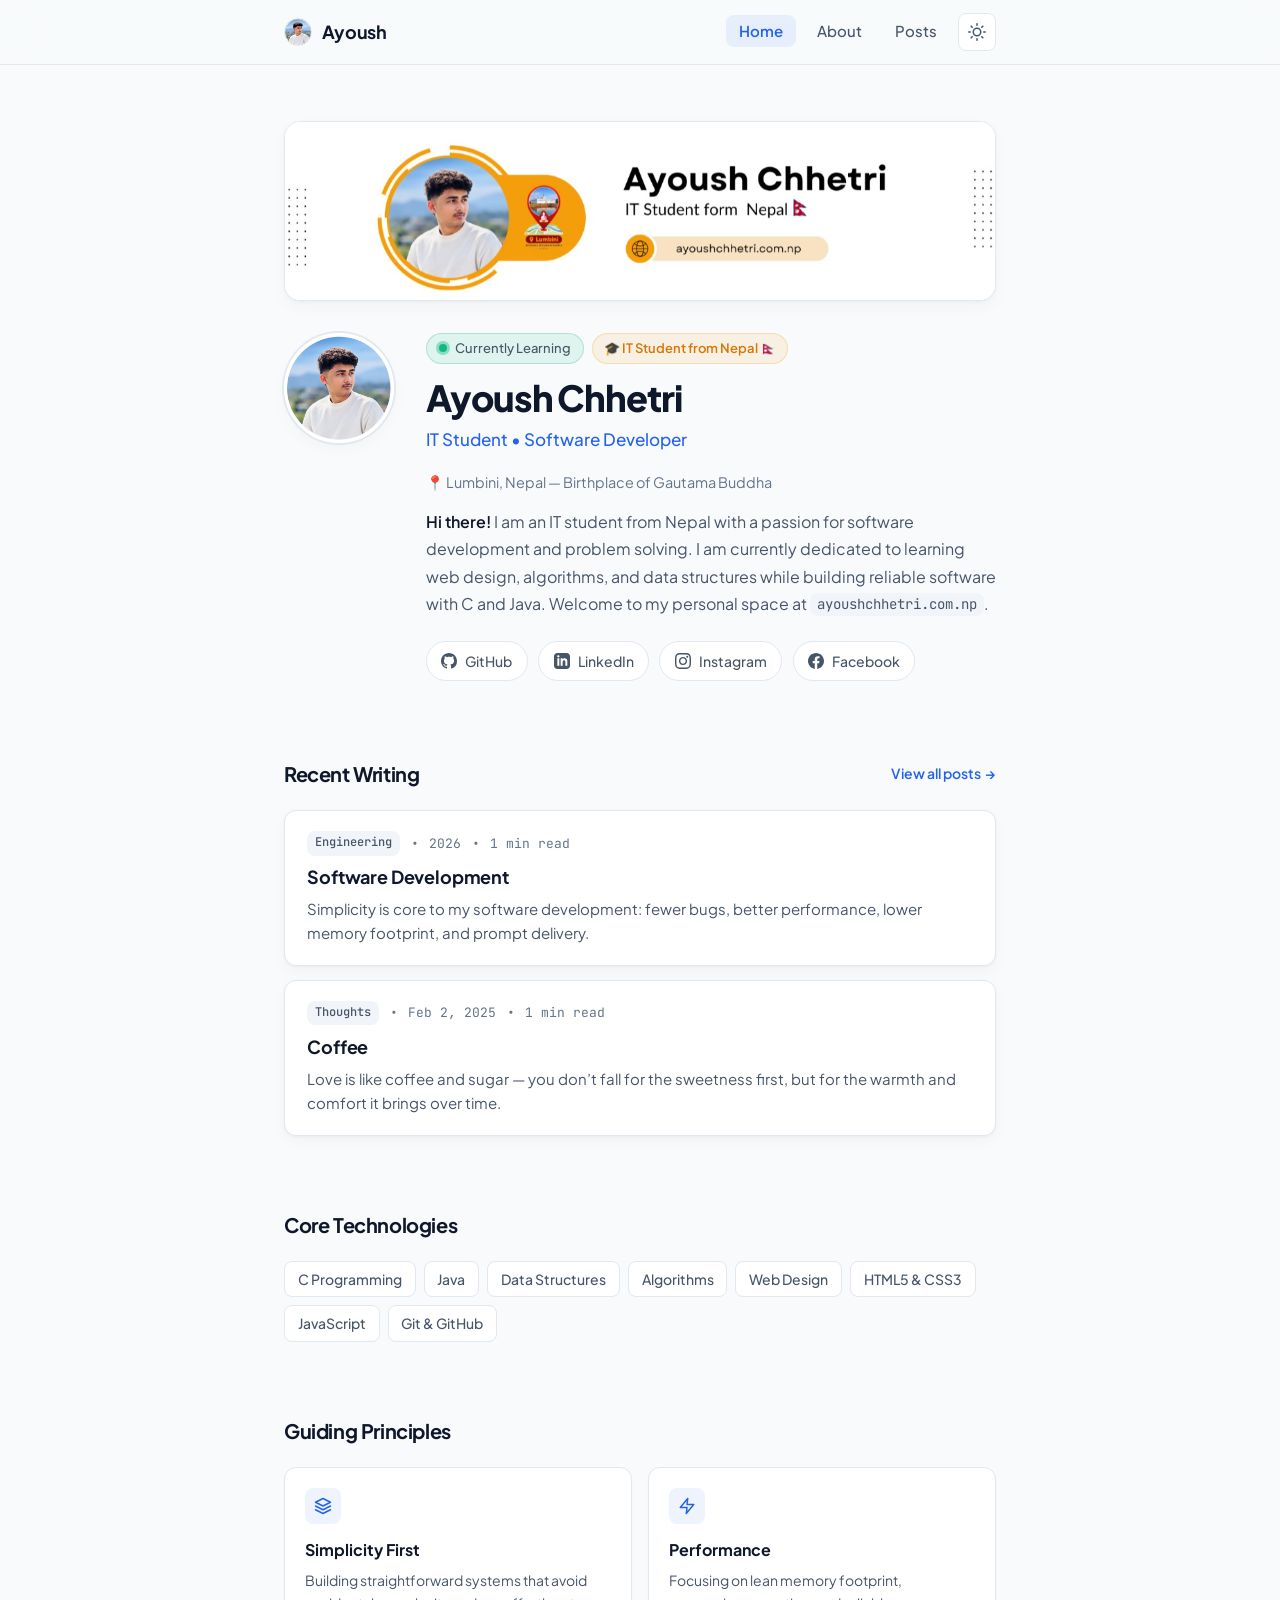
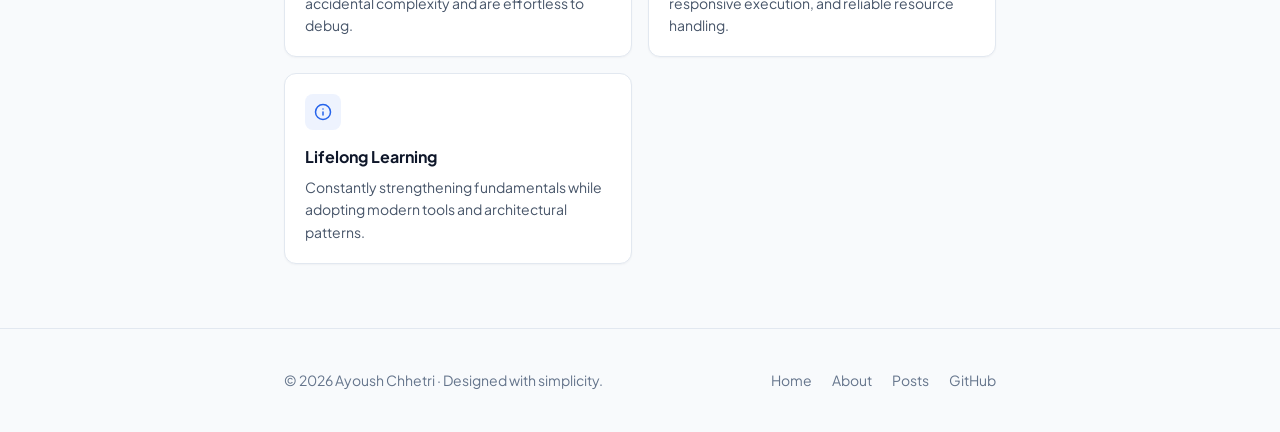
<file: index.html>
<!DOCTYPE html>
<html lang="en">
<head>
  <meta charset="utf-8" />
  <meta name="viewport" content="width=device-width, initial-scale=1.0" />
  <meta http-equiv="X-UA-Compatible" content="ie=edge" />

  <title>Ayoush Chhetri — Software Developer & Programmer</title>
  <meta name="title" content="Ayoush Chhetri — Software Developer & Programmer" />
  <meta name="description" content="Personal website and portfolio of Ayoush Chhetri. Programmer focused on crafting elegant, efficient code, and continuous learning." />
  <meta name="author" content="Ayoush Chhetri" />
  <link rel="canonical" href="https://ayoushchhetri.com.np" />

  <!-- Open Graph / Facebook -->
  <meta property="og:type" content="website" />
  <meta property="og:url" content="https://ayoushchhetri.com.np" />
  <meta property="og:title" content="Ayoush Chhetri — Software Developer & Programmer" />
  <meta property="og:description" content="Programmer focused on crafting elegant, efficient code, and continuous learning." />
  <meta property="og:image" content="img/ayoush.jpg?v=2" />

  <!-- Twitter -->
  <meta name="twitter:card" content="summary" />
  <meta name="twitter:title" content="Ayoush Chhetri" />
  <meta name="twitter:description" content="Programmer focused on crafting elegant, efficient code." />

  <!-- Favicons -->
  <link rel="icon" type="image/jpeg" href="img/ayoush.jpg?v=2" />
  <link rel="icon" type="image/svg+xml" href="favicon.svg?v=2" />
  <link rel="icon" type="image/png" sizes="32x32" href="favicon-32x32.png?v=2" />
  <link rel="icon" type="image/png" sizes="16x16" href="favicon-16x16.png?v=2" />
  <link rel="apple-touch-icon" sizes="180x180" href="apple-touch-icon.png?v=2" />
  <link rel="icon" type="image/x-icon" href="favicon.ico?v=2" />

  <!-- Stylesheets -->
  <link rel="stylesheet" href="css/style.css" />

  <!-- Theme Script (Inline head execution prevents theme flash) -->
  <script src="js/theme.js"></script>
</head>
<body>

  <!-- Navigation -->
  <header class="navbar">
    <div class="container nav-inner">
      <a href="index.html" class="nav-brand" aria-label="Ayoush Chhetri Home">
        <img src="img/ayoush.jpg?v=2" alt="Ayoush Chhetri" class="nav-brand-avatar" />
        <span>Ayoush</span>
      </a>

      <div class="nav-actions">
        <nav>
          <ul class="nav-links">
            <li><a href="index.html" class="nav-link active">Home</a></li>
            <li><a href="about/index.html" class="nav-link">About</a></li>
            <li><a href="post/index.html" class="nav-link">Posts</a></li>
          </ul>
        </nav>

        <!-- Theme Toggle -->
        <button class="theme-btn" aria-label="Toggle light or dark theme" title="Toggle Theme">
          <!-- Sun Icon (shown in dark mode) -->
          <svg class="sun-icon" viewBox="0 0 24 24" fill="none" stroke="currentColor" stroke-width="2" stroke-linecap="round" stroke-linejoin="round">
            <circle cx="12" cy="12" r="5"></circle>
            <line x1="12" y1="1" x2="12" y2="3"></line>
            <line x1="12" y1="21" x2="12" y2="23"></line>
            <line x1="4.22" y1="4.22" x2="5.64" y2="5.64"></line>
            <line x1="18.36" y1="18.36" x2="19.78" y2="19.78"></line>
            <line x1="1" y1="12" x2="3" y2="12"></line>
            <line x1="21" y1="12" x2="23" y2="12"></line>
            <line x1="4.22" y1="19.78" x2="5.64" y2="18.36"></line>
            <line x1="18.36" y1="5.64" x2="19.78" y2="4.22"></line>
          </svg>
          <!-- Moon Icon (shown in light mode) -->
          <svg class="moon-icon" viewBox="0 0 24 24" fill="none" stroke="currentColor" stroke-width="2" stroke-linecap="round" stroke-linejoin="round">
            <path d="M21 12.79A9 9 0 1 1 11.21 3 7 7 0 0 0 21 12.79z"></path>
          </svg>
        </button>

        <!-- Mobile Menu Toggle -->
        <button class="mobile-toggle" aria-label="Toggle navigation menu">
          <svg viewBox="0 0 24 24" width="20" height="20" stroke="currentColor" stroke-width="2" fill="none" stroke-linecap="round" stroke-linejoin="round">
            <line x1="3" y1="12" x2="21" y2="12"></line>
            <line x1="3" y1="6" x2="21" y2="6"></line>
            <line x1="3" y1="18" x2="21" y2="18"></line>
          </svg>
        </button>
      </div>
    </div>
  </header>

  <!-- Main Content -->
  <main class="container">
    
    <!-- Hero Profile Section -->
    <section class="hero-section">
      <!-- Profile Banner Card -->
      <div class="profile-banner-container">
        <img src="img/banner.png" alt="Ayoush Chhetri — IT Student from Nepal, Lumbini" class="profile-banner-img" />
      </div>

      <div class="hero-card">
        <div class="hero-avatar-wrapper">
          <img src="img/ayoush.jpg?v=2" alt="Ayoush Chhetri" class="hero-avatar" />
        </div>

        <div class="hero-details">
          <div style="display: flex; flex-wrap: wrap; gap: 0.5rem; align-items: center; margin-bottom: 0.75rem;">
            <div class="status-badge" style="margin-bottom: 0;">
              <span class="status-dot"></span>
              <span>Currently Learning</span>
            </div>
            <div class="learning-badge" style="margin-bottom: 0;">
              <span>🎓 IT Student from Nepal 🇳🇵</span>
            </div>
          </div>

          <h1 class="hero-name">Ayoush Chhetri</h1>
          <p class="hero-role">IT Student &bull; Software Developer</p>
          
          <div class="profile-location">
            <span>📍 Lumbini, Nepal &mdash; Birthplace of Gautama Buddha</span>
          </div>

          <p class="hero-bio">
            <strong>Hi there!</strong> I am an IT student from Nepal with a passion for software development and problem solving. I am currently dedicated to learning web design, algorithms, and data structures while building reliable software with C and Java. Welcome to my personal space at <code style="font-family: var(--font-mono); font-size: 0.875rem; background: var(--bg-tag); padding: 0.15rem 0.45rem; border-radius: var(--radius-sm);">ayoushchhetri.com.np</code>.
          </p>

          <!-- Social Links -->
          <div class="social-links">
            <a href="https://github.com/bwit25daoh-bit" target="_blank" rel="noopener noreferrer" class="social-btn" aria-label="GitHub Profile">
              <svg viewBox="0 0 24 24"><path d="M12 0C5.37 0 0 5.37 0 12c0 5.31 3.435 9.795 8.205 11.385.6.105.825-.255.825-.57 0-.285-.015-1.23-.015-2.235-3.015.555-3.795-.735-4.035-1.41-.135-.345-.72-1.41-1.23-1.695-.42-.225-1.02-.78-.015-.795.945-.015 1.62.87 1.845 1.23 1.08 1.815 2.805 1.305 3.495.99.105-.78.42-1.305.765-1.605-2.67-.3-5.46-1.335-5.46-5.925 0-1.305.465-2.385 1.23-3.225-.12-.3-.54-1.53.12-3.18 0 0 1.005-.315 3.3 1.23.96-.27 1.98-.405 3-.405s2.04.135 3 .405c2.295-1.56 3.3-1.23 3.3-1.23.66 1.65.24 2.88.12 3.18.765.84 1.23 1.905 1.23 3.225 0 4.605-2.805 5.625-5.475 5.925.435.375.81 1.095.81 2.22 0 1.605-.015 2.895-.015 3.3 0 .315.225.69.825.57A12.02 12.02 0 0 0 24 12c0-6.63-5.37-12-12-12z"/></svg>
              <span>GitHub</span>
            </a>

            <a href="https://www.linkedin.com/in/aayushchhetri" target="_blank" rel="noopener noreferrer" class="social-btn" aria-label="LinkedIn Profile">
              <svg viewBox="0 0 24 24"><path d="M19 0h-14c-2.761 0-5 2.239-5 5v14c0 2.761 2.239 5 5 5h14c2.762 0 5-2.239 5-5v-14c0-2.761-2.238-5-5-5zm-11 19h-3v-11h3v11zm-1.5-12.268c-.966 0-1.75-.79-1.75-1.764s.784-1.764 1.75-1.764 1.75.79 1.75 1.764-.783 1.764-1.75 1.764zm13.5 12.268h-3v-5.604c0-3.368-4-3.113-4 0v5.604h-3v-11h3v1.765c1.396-2.586 7-2.777 7 2.476v6.759z"/></svg>
              <span>LinkedIn</span>
            </a>

            <a href="https://instagram.com/aayush_chettri_f?igsh=Z2xnaGVqNm93NjB4" target="_blank" rel="noopener noreferrer" class="social-btn" aria-label="Instagram Profile">
              <svg viewBox="0 0 24 24"><path d="M12 2.163c3.204 0 3.584.012 4.85.07 3.252.148 4.771 1.691 4.919 4.919.058 1.265.069 1.645.069 4.849 0 3.205-.012 3.584-.069 4.849-.149 3.225-1.664 4.771-4.919 4.919-1.266.058-1.644.07-4.85.07-3.204 0-3.584-.012-4.849-.07-3.26-.149-4.771-1.699-4.919-4.92-.058-1.265-.07-1.644-.07-4.849 0-3.204.013-3.583.07-4.849.149-3.227 1.664-4.771 4.919-4.919 1.266-.057 1.645-.069 4.849-.069zm0-2.163c-3.259 0-3.667.014-4.947.072-4.358.2-6.78 2.618-6.98 6.98-.059 1.281-.073 1.689-.073 4.948 0 3.259.014 3.668.072 4.948.2 4.358 2.618 6.78 6.98 6.98 1.281.058 1.689.072 4.948.072 3.259 0 3.668-.014 4.948-.072 4.354-.2 6.782-2.618 6.979-6.98.059-1.28.073-1.689.073-4.948 0-3.259-.014-3.667-.072-4.947-.196-4.354-2.617-6.78-6.979-6.98-1.281-.059-1.69-.073-4.949-.073zm0 5.838c-3.403 0-6.162 2.759-6.162 6.162s2.759 6.163 6.162 6.163 6.162-2.759 6.162-6.163c0-3.403-2.759-6.162-6.162-6.162zm0 10.162c-2.209 0-4-1.79-4-4 0-2.209 1.791-4 4-4s4 1.791 4 4c0 2.21-1.791 4-4 4zm6.406-11.845c-.796 0-1.441.645-1.441 1.44s.645 1.44 1.441 1.44c.795 0 1.439-.645 1.439-1.44s-.644-1.44-1.439-1.44z"/></svg>
              <span>Instagram</span>
            </a>

            <a href="https://facebook.com/aayush.kshetri.131767" target="_blank" rel="noopener noreferrer" class="social-btn" aria-label="Facebook Profile">
              <svg viewBox="0 0 24 24"><path d="M24 12.073c0-6.627-5.373-12-12-12s-12 5.373-12 12c0 5.99 4.388 10.954 10.125 11.854v-8.385H7.078v-3.47h3.047V9.43c0-3.007 1.792-4.669 4.533-4.669 1.312 0 2.686.235 2.686.235v2.953H15.83c-1.491 0-1.956.925-1.956 1.874v2.25h3.328l-.532 3.47h-2.796v8.385C19.612 23.027 24 18.062 24 12.073z"/></svg>
              <span>Facebook</span>
            </a>
          </div>
        </div>
      </div>
    </section>

    <!-- Recent Posts Section -->
    <section class="section-wrapper">
      <div class="section-header">
        <h2 class="section-title">
          <span>Recent Writing</span>
        </h2>
        <a href="post/index.html" class="section-link">
          <span>View all posts</span>
          <span>&rarr;</span>
        </a>
      </div>

      <div class="card-grid">
        <!-- Post 1 -->
        <a href="post/1-post/index.html" class="post-card">
          <div class="post-card-meta">
            <span class="post-card-tag">Engineering</span>
            <span>&bull;</span>
            <time datetime="2026-01-01">2026</time>
            <span>&bull;</span>
            <span>1 min read</span>
          </div>
          <h3 class="post-card-title">Software Development</h3>
          <p class="post-card-excerpt">
            Simplicity is core to my software development: fewer bugs, better performance, lower memory footprint, and prompt delivery.
          </p>
        </a>

        <!-- Post 2 -->
        <a href="post/2-post/index.html" class="post-card">
          <div class="post-card-meta">
            <span class="post-card-tag">Thoughts</span>
            <span>&bull;</span>
            <time datetime="2025-02-02">Feb 2, 2025</time>
            <span>&bull;</span>
            <span>1 min read</span>
          </div>
          <h3 class="post-card-title">Coffee</h3>
          <p class="post-card-excerpt">
            Love is like coffee and sugar — you don’t fall for the sweetness first, but for the warmth and comfort it brings over time.
          </p>
        </a>
      </div>
    </section>

    <!-- Skills & Technologies -->
    <section class="section-wrapper">
      <div class="section-header">
        <h2 class="section-title">
          <span>Core Technologies</span>
        </h2>
      </div>

      <div class="skills-wrap">
        <span class="skill-pill">C Programming</span>
        <span class="skill-pill">Java</span>
        <span class="skill-pill">Data Structures</span>
        <span class="skill-pill">Algorithms</span>
        <span class="skill-pill">Web Design</span>
        <span class="skill-pill">HTML5 & CSS3</span>
        <span class="skill-pill">JavaScript</span>
        <span class="skill-pill">Git & GitHub</span>
      </div>
    </section>

    <!-- Philosophy -->
    <section class="section-wrapper" style="padding-bottom: 4rem;">
      <div class="section-header">
        <h2 class="section-title">
          <span>Guiding Principles</span>
        </h2>
      </div>

      <div class="feature-grid">
        <div class="feature-box">
          <div class="feature-icon">
            <svg viewBox="0 0 24 24" fill="none" stroke="currentColor" stroke-width="2" stroke-linecap="round" stroke-linejoin="round">
              <polygon points="12 2 2 7 12 12 22 7 12 2"></polygon>
              <polyline points="2 17 12 22 22 17"></polyline>
              <polyline points="2 12 12 17 22 12"></polyline>
            </svg>
          </div>
          <h3 class="feature-title">Simplicity First</h3>
          <p class="feature-desc">Building straightforward systems that avoid accidental complexity and are effortless to debug.</p>
        </div>

        <div class="feature-box">
          <div class="feature-icon">
            <svg viewBox="0 0 24 24" fill="none" stroke="currentColor" stroke-width="2" stroke-linecap="round" stroke-linejoin="round">
              <path d="M13 2L3 14h9l-1 8 10-12h-9l1-8z"></path>
            </svg>
          </div>
          <h3 class="feature-title">Performance</h3>
          <p class="feature-desc">Focusing on lean memory footprint, responsive execution, and reliable resource handling.</p>
        </div>

        <div class="feature-box">
          <div class="feature-icon">
            <svg viewBox="0 0 24 24" fill="none" stroke="currentColor" stroke-width="2" stroke-linecap="round" stroke-linejoin="round">
              <circle cx="12" cy="12" r="10"></circle>
              <path d="M12 16v-4"></path>
              <path d="M12 8h.01"></path>
            </svg>
          </div>
          <h3 class="feature-title">Lifelong Learning</h3>
          <p class="feature-desc">Constantly strengthening fundamentals while adopting modern tools and architectural patterns.</p>
        </div>
      </div>
    </section>

  </main>

  <!-- Footer -->
  <footer class="footer">
    <div class="container footer-inner">
      <p>&copy; 2026 Ayoush Chhetri &middot; Designed with simplicity.</p>
      <nav class="footer-nav">
        <a href="index.html">Home</a>
        <a href="about/index.html">About</a>
        <a href="post/index.html">Posts</a>
        <a href="https://github.com/bwit25daoh-bit" target="_blank" rel="noopener noreferrer">GitHub</a>
      </nav>
    </div>
  </footer>

</body>
</html>
</file>
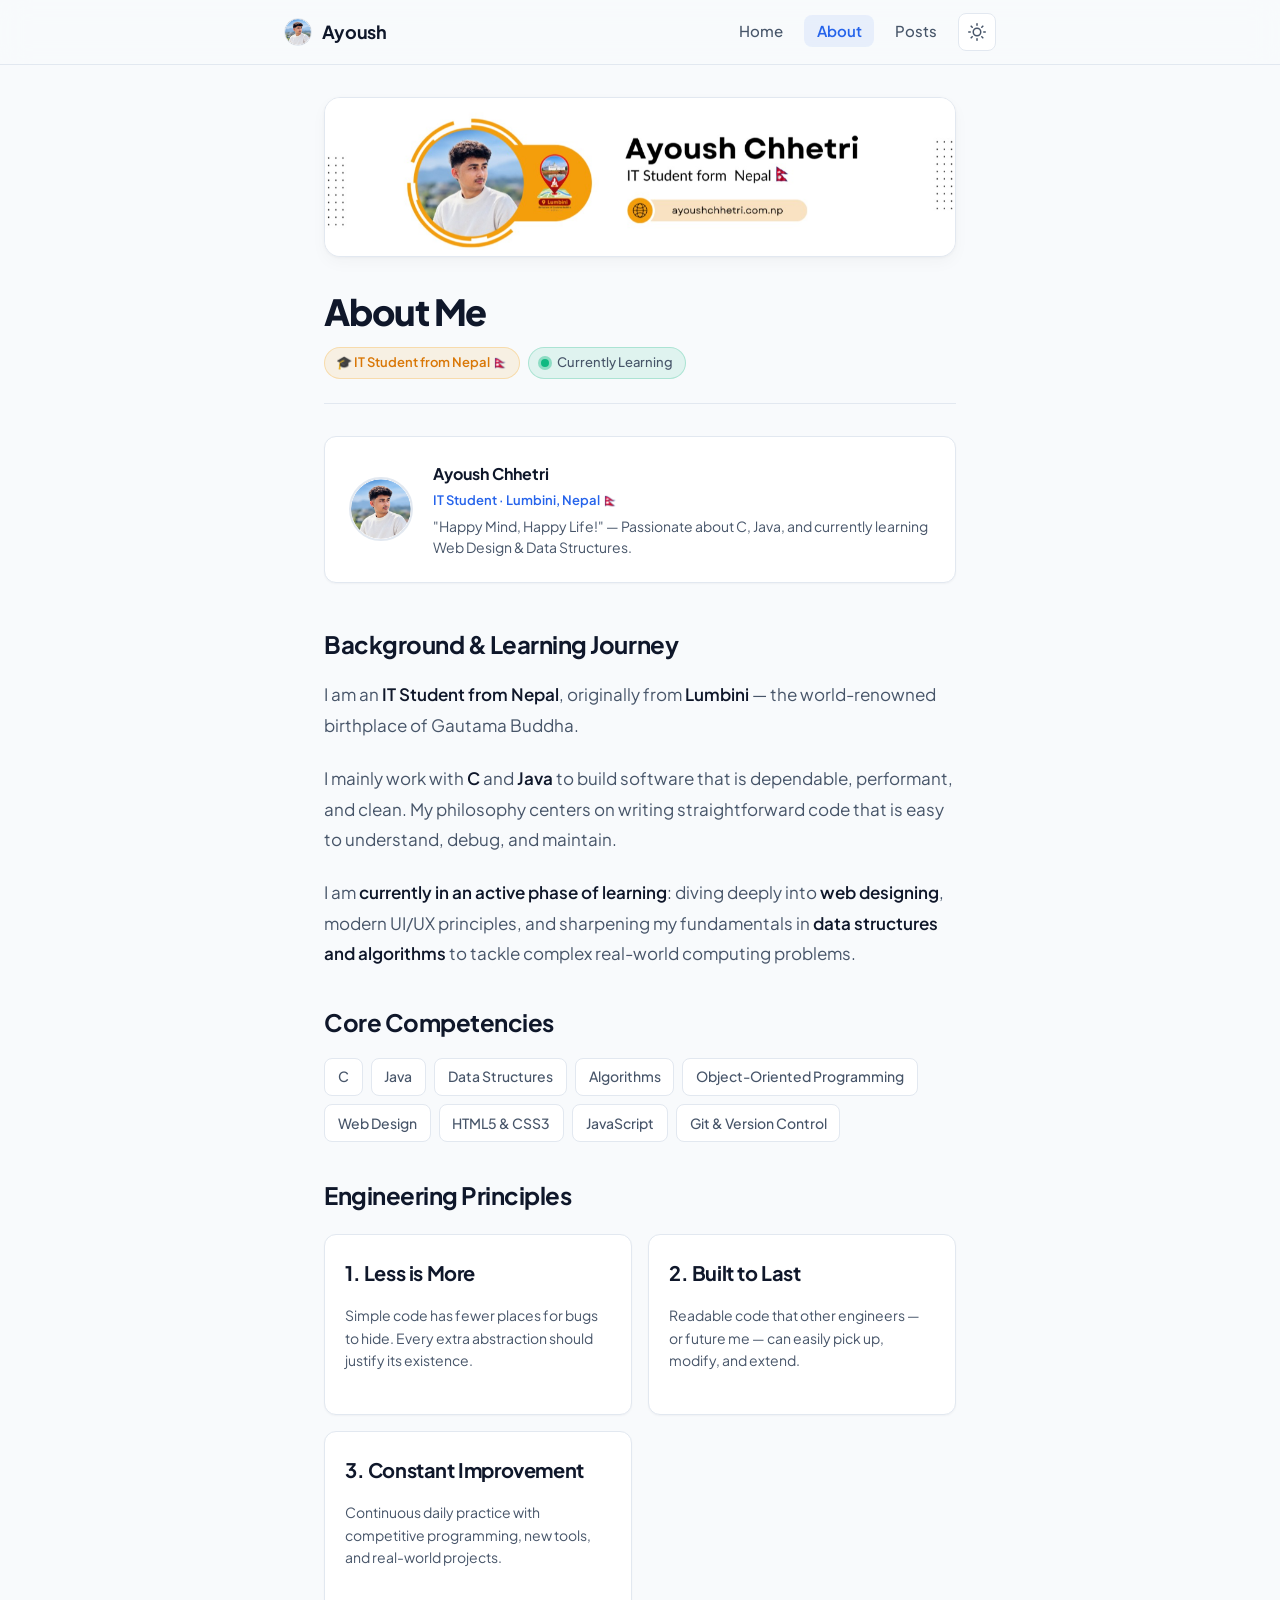
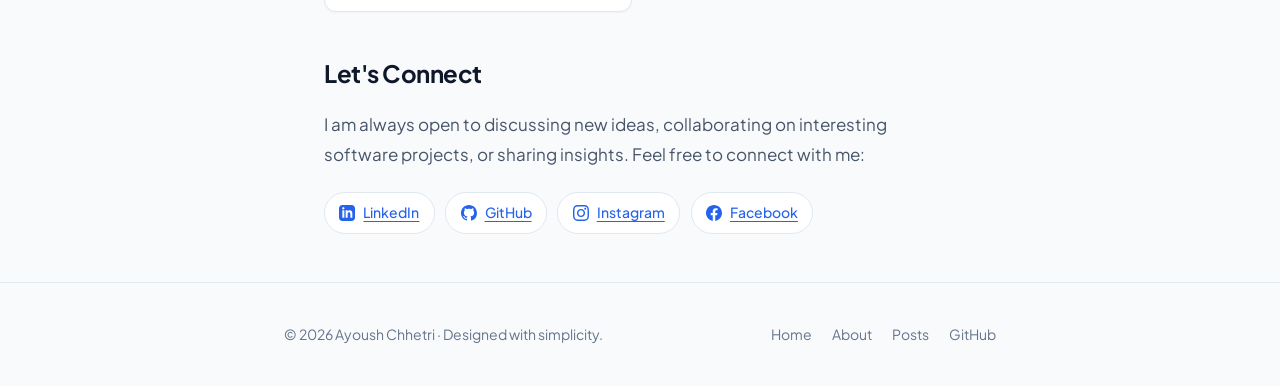
<file: about/index.html>
<!DOCTYPE html>
<html lang="en">
<head>
  <meta charset="utf-8" />
  <meta name="viewport" content="width=device-width, initial-scale=1.0" />
  <meta http-equiv="X-UA-Compatible" content="ie=edge" />

  <title>About — Ayoush Chhetri</title>
  <meta name="title" content="About — Ayoush Chhetri" />
  <meta name="description" content="Learn more about Ayoush Chhetri, his background in C and Java, development principles, and current learning journey." />
  <meta name="author" content="Ayoush Chhetri" />
  <link rel="canonical" href="https://ayoushchhetri.com.np/about/" />

  <!-- Open Graph -->
  <meta property="og:type" content="profile" />
  <meta property="og:url" content="https://ayoushchhetri.com.np/about/" />
  <meta property="og:title" content="About — Ayoush Chhetri" />
  <meta property="og:description" content="Software developer specializing in C and Java with a focus on simplicity, reliability, and efficiency." />
  <meta property="og:image" content="../img/ayoush.jpg?v=2" />

  <!-- Favicons -->
  <link rel="icon" type="image/jpeg" href="../img/ayoush.jpg?v=2" />
  <link rel="icon" type="image/svg+xml" href="../favicon.svg?v=2" />
  <link rel="icon" type="image/png" sizes="32x32" href="../favicon-32x32.png?v=2" />
  <link rel="icon" type="image/png" sizes="16x16" href="../favicon-16x16.png?v=2" />
  <link rel="apple-touch-icon" sizes="180x180" href="../apple-touch-icon.png?v=2" />
  <link rel="icon" type="image/x-icon" href="../favicon.ico?v=2" />

  <!-- Stylesheets -->
  <link rel="stylesheet" href="../css/style.css" />

  <!-- Theme Script -->
  <script src="../js/theme.js"></script>
</head>
<body>

  <!-- Navigation -->
  <header class="navbar">
    <div class="container nav-inner">
      <a href="../index.html" class="nav-brand" aria-label="Ayoush Chhetri Home">
        <img src="../img/ayoush.jpg?v=2" alt="Ayoush Chhetri" class="nav-brand-avatar" />
        <span>Ayoush</span>
      </a>

      <div class="nav-actions">
        <nav>
          <ul class="nav-links">
            <li><a href="../index.html" class="nav-link">Home</a></li>
            <li><a href="index.html" class="nav-link active">About</a></li>
            <li><a href="../post/index.html" class="nav-link">Posts</a></li>
          </ul>
        </nav>

        <!-- Theme Toggle -->
        <button class="theme-btn" aria-label="Toggle light or dark theme" title="Toggle Theme">
          <svg class="sun-icon" viewBox="0 0 24 24" fill="none" stroke="currentColor" stroke-width="2" stroke-linecap="round" stroke-linejoin="round">
            <circle cx="12" cy="12" r="5"></circle>
            <line x1="12" y1="1" x2="12" y2="3"></line>
            <line x1="12" y1="21" x2="12" y2="23"></line>
            <line x1="4.22" y1="4.22" x2="5.64" y2="5.64"></line>
            <line x1="18.36" y1="18.36" x2="19.78" y2="19.78"></line>
            <line x1="1" y1="12" x2="3" y2="12"></line>
            <line x1="21" y1="12" x2="23" y2="12"></line>
            <line x1="4.22" y1="19.78" x2="5.64" y2="18.36"></line>
            <line x1="18.36" y1="5.64" x2="19.78" y2="4.22"></line>
          </svg>
          <svg class="moon-icon" viewBox="0 0 24 24" fill="none" stroke="currentColor" stroke-width="2" stroke-linecap="round" stroke-linejoin="round">
            <path d="M21 12.79A9 9 0 1 1 11.21 3 7 7 0 0 0 21 12.79z"></path>
          </svg>
        </button>

        <!-- Mobile Menu Toggle -->
        <button class="mobile-toggle" aria-label="Toggle navigation menu">
          <svg viewBox="0 0 24 24" width="20" height="20" stroke="currentColor" stroke-width="2" fill="none" stroke-linecap="round" stroke-linejoin="round">
            <line x1="3" y1="12" x2="21" y2="12"></line>
            <line x1="3" y1="6" x2="21" y2="6"></line>
            <line x1="3" y1="18" x2="21" y2="18"></line>
          </svg>
        </button>
      </div>
    </div>
  </header>

  <!-- Main Content -->
  <main class="container content-narrow">
    
    <!-- Profile Banner Showcase -->
    <div class="profile-banner-container" style="margin-top: 2rem;">
      <img src="../img/banner.png" alt="Ayoush Chhetri — IT Student from Nepal, Lumbini" class="profile-banner-img" />
    </div>

    <!-- Profile Intro -->
    <article class="article-header" style="padding-top: 0;">
      <h1 class="article-title">About Me</h1>
      <div style="display: flex; flex-wrap: wrap; gap: 0.5rem; align-items: center; margin-top: 0.5rem;">
        <span class="learning-badge" style="margin-bottom: 0;">🎓 IT Student from Nepal 🇳🇵</span>
        <span class="status-badge" style="margin-bottom: 0;"><span class="status-dot"></span>Currently Learning</span>
      </div>
    </article>

    <!-- Author Card -->
    <div class="author-box" style="margin-top: 1.5rem; margin-bottom: 2.5rem;">
      <img src="../img/ayoush.jpg?v=2" alt="Ayoush Chhetri" class="author-box-avatar" />
      <div class="author-box-info">
        <div class="author-box-name">Ayoush Chhetri</div>
        <div style="font-size: 0.8125rem; color: var(--accent); font-weight: 600; margin-bottom: 0.25rem;">
          IT Student &middot; Lumbini, Nepal 🇳🇵
        </div>
        <p class="author-box-bio">
          "Happy Mind, Happy Life!" &mdash; Passionate about C, Java, and currently learning Web Design & Data Structures.
        </p>
      </div>
    </div>

    <!-- Article Content -->
    <div class="article-body">
      <h2>Background & Learning Journey</h2>
      <p>
        I am an <strong>IT Student from Nepal</strong>, originally from <strong>Lumbini</strong> &mdash; the world-renowned birthplace of Gautama Buddha. 
      </p>
      <p>
        I mainly work with <strong>C</strong> and <strong>Java</strong> to build software that is dependable, performant, and clean. My philosophy centers on writing straightforward code that is easy to understand, debug, and maintain.
      </p>
      <p>
        I am <strong>currently in an active phase of learning</strong>: diving deeply into <strong>web designing</strong>, modern UI/UX principles, and sharpening my fundamentals in <strong>data structures and algorithms</strong> to tackle complex real-world computing problems.
      </p>

      <h2>Core Competencies</h2>
      <div class="skills-wrap" style="margin-bottom: 2rem;">
        <span class="skill-pill">C</span>
        <span class="skill-pill">Java</span>
        <span class="skill-pill">Data Structures</span>
        <span class="skill-pill">Algorithms</span>
        <span class="skill-pill">Object-Oriented Programming</span>
        <span class="skill-pill">Web Design</span>
        <span class="skill-pill">HTML5 & CSS3</span>
        <span class="skill-pill">JavaScript</span>
        <span class="skill-pill">Git & Version Control</span>
      </div>

      <h2>Engineering Principles</h2>
      <div class="feature-grid" style="margin-bottom: 2.5rem;">
        <div class="feature-box">
          <h3 class="feature-title" style="margin-top: 0;">1. Less is More</h3>
          <p class="feature-desc">Simple code has fewer places for bugs to hide. Every extra abstraction should justify its existence.</p>
        </div>
        <div class="feature-box">
          <h3 class="feature-title" style="margin-top: 0;">2. Built to Last</h3>
          <p class="feature-desc">Readable code that other engineers — or future me — can easily pick up, modify, and extend.</p>
        </div>
        <div class="feature-box">
          <h3 class="feature-title" style="margin-top: 0;">3. Constant Improvement</h3>
          <p class="feature-desc">Continuous daily practice with competitive programming, new tools, and real-world projects.</p>
        </div>
      </div>

      <h2>Let's Connect</h2>
      <p>
        I am always open to discussing new ideas, collaborating on interesting software projects, or sharing insights. Feel free to connect with me:
      </p>

      <div class="social-links" style="margin-top: 1rem; margin-bottom: 2rem;">
        <a href="https://www.linkedin.com/in/aayushchhetri" target="_blank" rel="noopener noreferrer" class="social-btn">
          <svg viewBox="0 0 24 24"><path d="M19 0h-14c-2.761 0-5 2.239-5 5v14c0 2.761 2.239 5 5 5h14c2.762 0 5-2.239 5-5v-14c0-2.761-2.238-5-5-5zm-11 19h-3v-11h3v11zm-1.5-12.268c-.966 0-1.75-.79-1.75-1.764s.784-1.764 1.75-1.764 1.75.79 1.75 1.764-.783 1.764-1.75 1.764zm13.5 12.268h-3v-5.604c0-3.368-4-3.113-4 0v5.604h-3v-11h3v1.765c1.396-2.586 7-2.777 7 2.476v6.759z"/></svg>
          <span>LinkedIn</span>
        </a>

        <a href="https://github.com/bwit25daoh-bit" target="_blank" rel="noopener noreferrer" class="social-btn">
          <svg viewBox="0 0 24 24"><path d="M12 0C5.37 0 0 5.37 0 12c0 5.31 3.435 9.795 8.205 11.385.6.105.825-.255.825-.57 0-.285-.015-1.23-.015-2.235-3.015.555-3.795-.735-4.035-1.41-.135-.345-.72-1.41-1.23-1.695-.42-.225-1.02-.78-.015-.795.945-.015 1.62.87 1.845 1.23 1.08 1.815 2.805 1.305 3.495.99.105-.78.42-1.305.765-1.605-2.67-.3-5.46-1.335-5.46-5.925 0-1.305.465-2.385 1.23-3.225-.12-.3-.54-1.53.12-3.18 0 0 1.005-.315 3.3 1.23.96-.27 1.98-.405 3-.405s2.04.135 3 .405c2.295-1.56 3.3-1.23 3.3-1.23.66 1.65.24 2.88.12 3.18.765.84 1.23 1.905 1.23 3.225 0 4.605-2.805 5.625-5.475 5.925.435.375.81 1.095.81 2.22 0 1.605-.015 2.895-.015 3.3 0 .315.225.69.825.57A12.02 12.02 0 0 0 24 12c0-6.63-5.37-12-12-12z"/></svg>
          <span>GitHub</span>
        </a>

        <a href="https://instagram.com/aayush_chettri_f?igsh=Z2xnaGVqNm93NjB4" target="_blank" rel="noopener noreferrer" class="social-btn">
          <svg viewBox="0 0 24 24"><path d="M12 2.163c3.204 0 3.584.012 4.85.07 3.252.148 4.771 1.691 4.919 4.919.058 1.265.069 1.645.069 4.849 0 3.205-.012 3.584-.069 4.849-.149 3.225-1.664 4.771-4.919 4.919-1.266.058-1.644.07-4.85.07-3.204 0-3.584-.012-4.849-.07-3.26-.149-4.771-1.699-4.919-4.92-.058-1.265-.07-1.644-.07-4.849 0-3.204.013-3.583.07-4.849.149-3.227 1.664-4.771 4.919-4.919 1.266-.057 1.645-.069 4.849-.069zm0-2.163c-3.259 0-3.667.014-4.947.072-4.358.2-6.78 2.618-6.98 6.98-.059 1.281-.073 1.689-.073 4.948 0 3.259.014 3.668.072 4.948.2 4.358 2.618 6.78 6.98 6.98 1.281.058 1.689.072 4.948.072 3.259 0 3.668-.014 4.948-.072 4.354-.2 6.782-2.618 6.979-6.98.059-1.28.073-1.689.073-4.948 0-3.259-.014-3.667-.072-4.947-.196-4.354-2.617-6.78-6.979-6.98-1.281-.059-1.69-.073-4.949-.073zm0 5.838c-3.403 0-6.162 2.759-6.162 6.162s2.759 6.163 6.162 6.163 6.162-2.759 6.162-6.163c0-3.403-2.759-6.162-6.162-6.162zm0 10.162c-2.209 0-4-1.79-4-4 0-2.209 1.791-4 4-4s4 1.791 4 4c0 2.21-1.791 4-4 4zm6.406-11.845c-.796 0-1.441.645-1.441 1.44s.645 1.44 1.441 1.44c.795 0 1.439-.645 1.439-1.44s-.644-1.44-1.439-1.44z"/></svg>
          <span>Instagram</span>
        </a>

        <a href="https://facebook.com/aayush.kshetri.131767" target="_blank" rel="noopener noreferrer" class="social-btn">
          <svg viewBox="0 0 24 24"><path d="M24 12.073c0-6.627-5.373-12-12-12s-12 5.373-12 12c0 5.99 4.388 10.954 10.125 11.854v-8.385H7.078v-3.47h3.047V9.43c0-3.007 1.792-4.669 4.533-4.669 1.312 0 2.686.235 2.686.235v2.953H15.83c-1.491 0-1.956.925-1.956 1.874v2.25h3.328l-.532 3.47h-2.796v8.385C19.612 23.027 24 18.062 24 12.073z"/></svg>
          <span>Facebook</span>
        </a>
      </div>
    </div>

  </main>

  <!-- Footer -->
  <footer class="footer">
    <div class="container footer-inner">
      <p>&copy; 2026 Ayoush Chhetri &middot; Designed with simplicity.</p>
      <nav class="footer-nav">
        <a href="../index.html">Home</a>
        <a href="index.html">About</a>
        <a href="../post/index.html">Posts</a>
        <a href="https://github.com/bwit25daoh-bit" target="_blank" rel="noopener noreferrer">GitHub</a>
      </nav>
    </div>
  </footer>

</body>
</html>
</file>
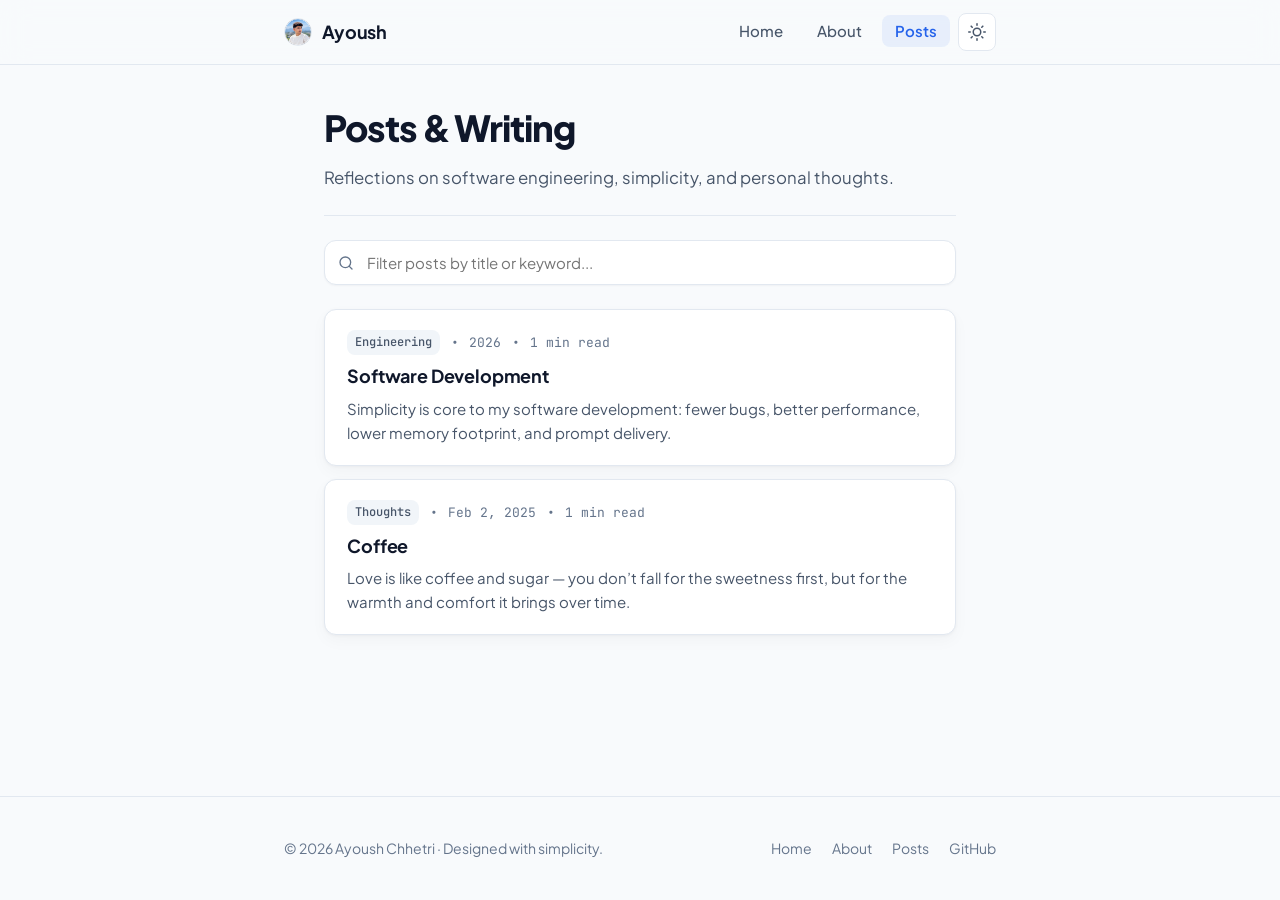
<file: post/index.html>
<!DOCTYPE html>
<html lang="en">
<head>
  <meta charset="utf-8" />
  <meta name="viewport" content="width=device-width, initial-scale=1.0" />
  <meta http-equiv="X-UA-Compatible" content="ie=edge" />

  <title>Posts & Writing — Ayoush Chhetri</title>
  <meta name="title" content="Posts & Writing — Ayoush Chhetri" />
  <meta name="description" content="Articles, engineering notes, and reflections by Ayoush Chhetri on software development and design." />
  <meta name="author" content="Ayoush Chhetri" />
  <link rel="canonical" href="https://ayoushchhetri.com.np/post/" />

  <!-- Open Graph -->
  <meta property="og:type" content="website" />
  <meta property="og:url" content="https://ayoushchhetri.com.np/post/" />
  <meta property="og:title" content="Posts & Writing — Ayoush Chhetri" />
  <meta property="og:description" content="Articles, engineering notes, and reflections on software development." />
  <meta property="og:image" content="../img/ayoush.jpg?v=2" />

  <!-- Favicons -->
  <link rel="icon" type="image/jpeg" href="../img/ayoush.jpg?v=2" />
  <link rel="icon" type="image/svg+xml" href="../favicon.svg?v=2" />
  <link rel="icon" type="image/png" sizes="32x32" href="../favicon-32x32.png?v=2" />
  <link rel="icon" type="image/png" sizes="16x16" href="../favicon-16x16.png?v=2" />
  <link rel="apple-touch-icon" sizes="180x180" href="../apple-touch-icon.png?v=2" />
  <link rel="icon" type="image/x-icon" href="../favicon.ico?v=2" />

  <!-- Stylesheets -->
  <link rel="stylesheet" href="../css/style.css" />

  <!-- Theme Script -->
  <script src="../js/theme.js"></script>
</head>
<body>

  <!-- Navigation -->
  <header class="navbar">
    <div class="container nav-inner">
      <a href="../index.html" class="nav-brand" aria-label="Ayoush Chhetri Home">
        <img src="../img/ayoush.jpg?v=2" alt="Ayoush Chhetri" class="nav-brand-avatar" />
        <span>Ayoush</span>
      </a>

      <div class="nav-actions">
        <nav>
          <ul class="nav-links">
            <li><a href="../index.html" class="nav-link">Home</a></li>
            <li><a href="../about/index.html" class="nav-link">About</a></li>
            <li><a href="index.html" class="nav-link active">Posts</a></li>
          </ul>
        </nav>

        <!-- Theme Toggle -->
        <button class="theme-btn" aria-label="Toggle light or dark theme" title="Toggle Theme">
          <svg class="sun-icon" viewBox="0 0 24 24" fill="none" stroke="currentColor" stroke-width="2" stroke-linecap="round" stroke-linejoin="round">
            <circle cx="12" cy="12" r="5"></circle>
            <line x1="12" y1="1" x2="12" y2="3"></line>
            <line x1="12" y1="21" x2="12" y2="23"></line>
            <line x1="4.22" y1="4.22" x2="5.64" y2="5.64"></line>
            <line x1="18.36" y1="18.36" x2="19.78" y2="19.78"></line>
            <line x1="1" y1="12" x2="3" y2="12"></line>
            <line x1="21" y1="12" x2="23" y2="12"></line>
            <line x1="4.22" y1="19.78" x2="5.64" y2="18.36"></line>
            <line x1="18.36" y1="5.64" x2="19.78" y2="4.22"></line>
          </svg>
          <svg class="moon-icon" viewBox="0 0 24 24" fill="none" stroke="currentColor" stroke-width="2" stroke-linecap="round" stroke-linejoin="round">
            <path d="M21 12.79A9 9 0 1 1 11.21 3 7 7 0 0 0 21 12.79z"></path>
          </svg>
        </button>

        <!-- Mobile Menu Toggle -->
        <button class="mobile-toggle" aria-label="Toggle navigation menu">
          <svg viewBox="0 0 24 24" width="20" height="20" stroke="currentColor" stroke-width="2" fill="none" stroke-linecap="round" stroke-linejoin="round">
            <line x1="3" y1="12" x2="21" y2="12"></line>
            <line x1="3" y1="6" x2="21" y2="6"></line>
            <line x1="3" y1="18" x2="21" y2="18"></line>
          </svg>
        </button>
      </div>
    </div>
  </header>

  <!-- Main Content -->
  <main class="container content-narrow">
    
    <div class="article-header" style="margin-bottom: 1.5rem;">
      <h1 class="article-title">Posts & Writing</h1>
      <p style="color: var(--text-secondary); font-size: 1.05rem;">
        Reflections on software engineering, simplicity, and personal thoughts.
      </p>
    </div>

    <!-- Instant Search / Filter Box -->
    <div class="search-box-wrap">
      <svg class="search-icon" viewBox="0 0 24 24" fill="none" stroke="currentColor" stroke-width="2" stroke-linecap="round" stroke-linejoin="round">
        <circle cx="11" cy="11" r="8"></circle>
        <line x1="21" y1="21" x2="16.65" y2="16.65"></line>
      </svg>
      <input 
        type="search" 
        id="post-search" 
        class="search-input" 
        placeholder="Filter posts by title or keyword..." 
        aria-label="Filter posts"
      />
    </div>

    <!-- Post Cards Grid -->
    <div class="card-grid" style="margin-bottom: 4rem;">
      <!-- Post 1: Software Development -->
      <a href="1-post/index.html" class="post-card">
        <div class="post-card-meta">
          <span class="post-card-tag">Engineering</span>
          <span>&bull;</span>
          <time datetime="2026-01-01">2026</time>
          <span>&bull;</span>
          <span>1 min read</span>
        </div>
        <h2 class="post-card-title">Software Development</h2>
        <p class="post-card-excerpt">
          Simplicity is core to my software development: fewer bugs, better performance, lower memory footprint, and prompt delivery.
        </p>
      </a>

      <!-- Post 2: Coffee -->
      <a href="2-post/index.html" class="post-card">
        <div class="post-card-meta">
          <span class="post-card-tag">Thoughts</span>
          <span>&bull;</span>
          <time datetime="2025-02-02">Feb 2, 2025</time>
          <span>&bull;</span>
          <span>1 min read</span>
        </div>
        <h2 class="post-card-title">Coffee</h2>
        <p class="post-card-excerpt">
          Love is like coffee and sugar — you don’t fall for the sweetness first, but for the warmth and comfort it brings over time.
        </p>
      </a>
    </div>

    <!-- Empty State for Search -->
    <div id="no-search-results" style="display: none; text-align: center; padding: 3rem 1rem; color: var(--text-muted);">
      <p style="font-size: 1.125rem; font-weight: 500;">No articles found matching that query.</p>
      <p style="font-size: 0.875rem; margin-top: 0.5rem;">Try clearing the search input to see all posts.</p>
    </div>

  </main>

  <!-- Footer -->
  <footer class="footer">
    <div class="container footer-inner">
      <p>&copy; 2026 Ayoush Chhetri &middot; Designed with simplicity.</p>
      <nav class="footer-nav">
        <a href="../index.html">Home</a>
        <a href="../about/index.html">About</a>
        <a href="index.html">Posts</a>
        <a href="https://github.com/bwit25daoh-bit" target="_blank" rel="noopener noreferrer">GitHub</a>
      </nav>
    </div>
  </footer>

</body>
</html>
</file>
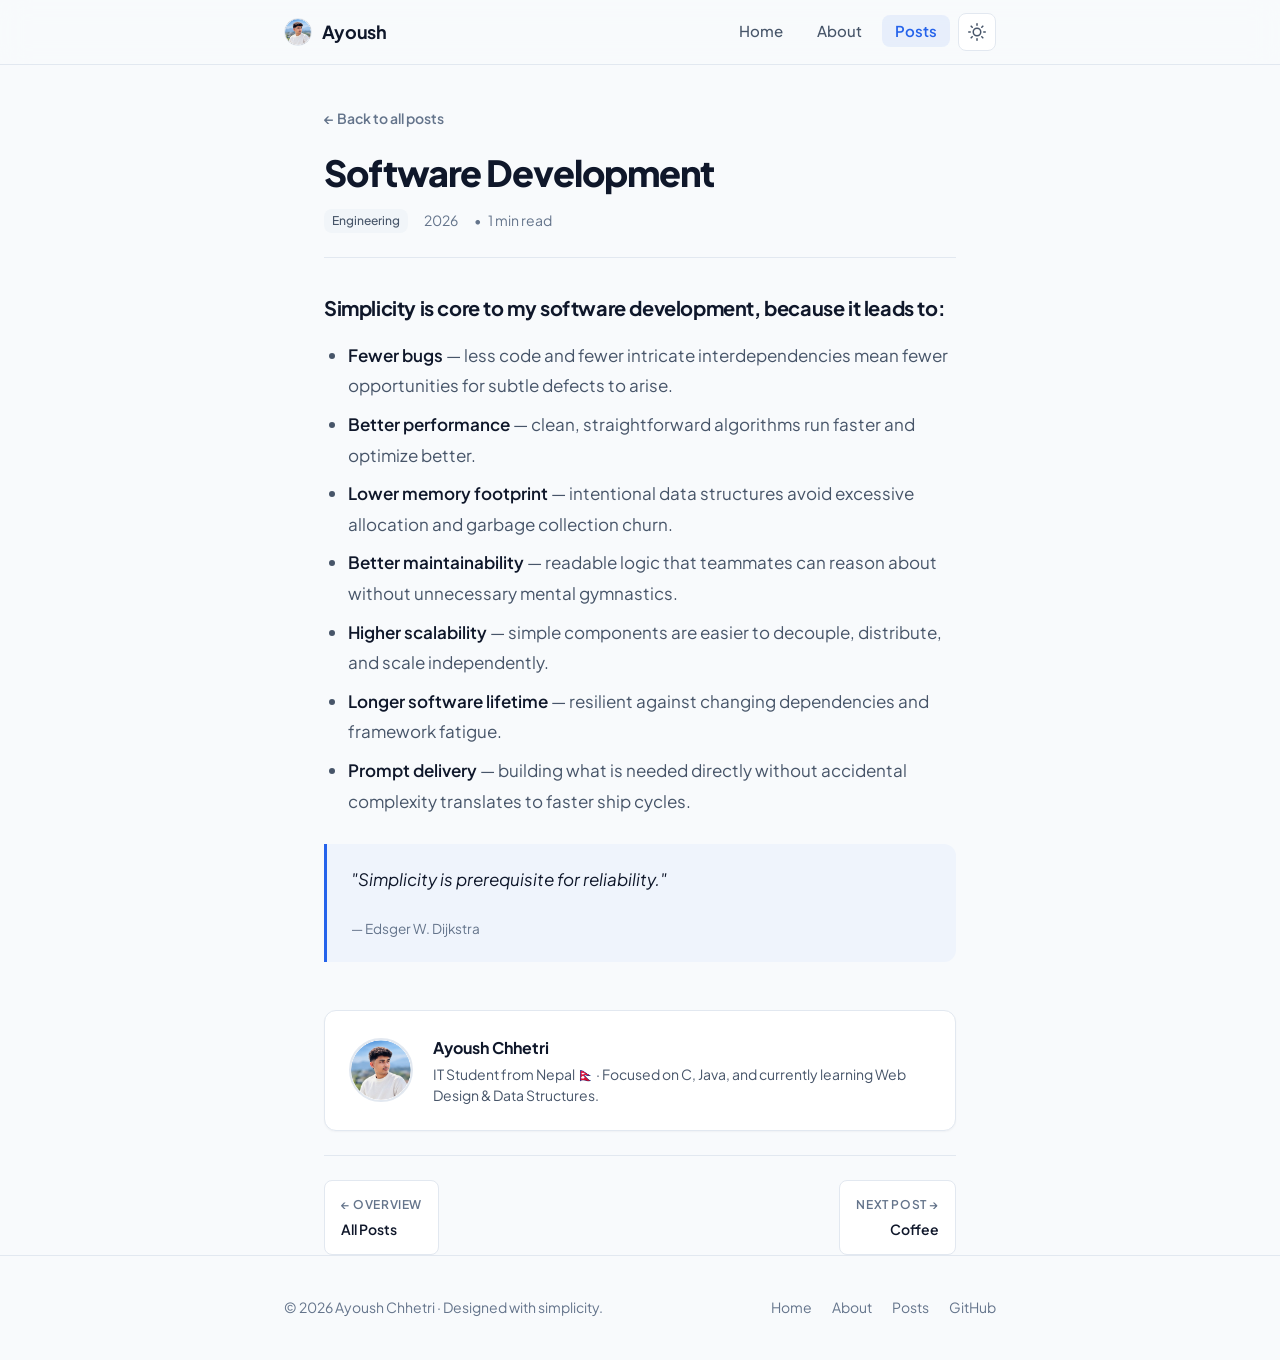
<file: post/1-post/index.html>
<!DOCTYPE html>
<html lang="en">
<head>
  <meta charset="utf-8" />
  <meta name="viewport" content="width=device-width, initial-scale=1.0" />
  <meta http-equiv="X-UA-Compatible" content="ie=edge" />

  <title>Software Development &mdash; Ayoush Chhetri</title>
  <meta name="title" content="Software Development &mdash; Ayoush Chhetri" />
  <meta name="description" content="Why simplicity is core to software development: fewer bugs, higher performance, and better maintainability." />
  <meta name="author" content="Ayoush Chhetri" />
  <link rel="canonical" href="https://ayoushchhetri.com.np/post/1-post/" />

  <!-- Open Graph -->
  <meta property="og:type" content="article" />
  <meta property="og:url" content="https://ayoushchhetri.com.np/post/1-post/" />
  <meta property="og:title" content="Software Development" />
  <meta property="og:description" content="Why simplicity is core to software development." />
  <meta property="og:image" content="../../img/ayoush.jpg?v=2" />

  <!-- Favicons -->
  <link rel="icon" type="image/jpeg" href="../../img/ayoush.jpg?v=2" />
  <link rel="icon" type="image/svg+xml" href="../../favicon.svg?v=2" />
  <link rel="icon" type="image/png" sizes="32x32" href="../../favicon-32x32.png?v=2" />
  <link rel="icon" type="image/png" sizes="16x16" href="../../favicon-16x16.png?v=2" />
  <link rel="apple-touch-icon" sizes="180x180" href="../../apple-touch-icon.png?v=2" />
  <link rel="icon" type="image/x-icon" href="../../favicon.ico?v=2" />

  <!-- Stylesheets -->
  <link rel="stylesheet" href="../../css/style.css" />

  <!-- Theme Script -->
  <script src="../../js/theme.js"></script>
</head>
<body>

  <!-- Navigation -->
  <header class="navbar">
    <div class="container nav-inner">
      <a href="../../index.html" class="nav-brand" aria-label="Ayoush Chhetri Home">
        <img src="../../img/ayoush.jpg?v=2" alt="Ayoush Chhetri" class="nav-brand-avatar" />
        <span>Ayoush</span>
      </a>

      <div class="nav-actions">
        <nav>
          <ul class="nav-links">
            <li><a href="../../index.html" class="nav-link">Home</a></li>
            <li><a href="../../about/index.html" class="nav-link">About</a></li>
            <li><a href="../index.html" class="nav-link active">Posts</a></li>
          </ul>
        </nav>

        <!-- Theme Toggle -->
        <button class="theme-btn" aria-label="Toggle light or dark theme" title="Toggle Theme">
          <svg class="sun-icon" viewBox="0 0 24 24" fill="none" stroke="currentColor" stroke-width="2" stroke-linecap="round" stroke-linejoin="round">
            <circle cx="12" cy="12" r="5"></circle>
            <line x1="12" y1="1" x2="12" y2="3"></line>
            <line x1="12" y1="21" x2="12" y2="23"></line>
            <line x1="4.22" y1="4.22" x2="5.64" y2="5.64"></line>
            <line x1="18.36" y1="18.36" x2="19.78" y2="19.78"></line>
            <line x1="1" y1="12" x2="3" y2="12"></line>
            <line x1="21" y1="12" x2="23" y2="12"></line>
            <line x1="4.22" y1="19.78" x2="5.64" y2="18.36"></line>
            <line x1="18.36" y1="5.64" x2="19.78" y2="4.22"></line>
          </svg>
          <svg class="moon-icon" viewBox="0 0 24 24" fill="none" stroke="currentColor" stroke-width="2" stroke-linecap="round" stroke-linejoin="round">
            <path d="M21 12.79A9 9 0 1 1 11.21 3 7 7 0 0 0 21 12.79z"></path>
          </svg>
        </button>

        <!-- Mobile Menu Toggle -->
        <button class="mobile-toggle" aria-label="Toggle navigation menu">
          <svg viewBox="0 0 24 24" width="20" height="20" stroke="currentColor" stroke-width="2" fill="none" stroke-linecap="round" stroke-linejoin="round">
            <line x1="3" y1="12" x2="21" y2="12"></line>
            <line x1="3" y1="6" x2="21" y2="6"></line>
            <line x1="3" y1="18" x2="21" y2="18"></line>
          </svg>
        </button>
      </div>
    </div>
  </header>

  <!-- Main Content -->
  <main class="container content-narrow">
    <article class="article-header">
      <a href="../index.html" class="back-link">&larr; Back to all posts</a>
      <h1 class="article-title">Software Development</h1>
      
      <div class="article-meta">
        <span class="post-card-tag">Engineering</span>
        <div class="article-meta-item">
          <time datetime="2026-01-01">2026</time>
        </div>
        <div class="article-meta-item">
          <span>&bull;</span>
          <span>1 min read</span>
        </div>
      </div>
    </article>

    <div class="article-body">
      <h3>Simplicity is core to my software development, because it leads to:</h3>
      
      <ul>
        <li><strong>Fewer bugs</strong> &mdash; less code and fewer intricate interdependencies mean fewer opportunities for subtle defects to arise.</li>
        <li><strong>Better performance</strong> &mdash; clean, straightforward algorithms run faster and optimize better.</li>
        <li><strong>Lower memory footprint</strong> &mdash; intentional data structures avoid excessive allocation and garbage collection churn.</li>
        <li><strong>Better maintainability</strong> &mdash; readable logic that teammates can reason about without unnecessary mental gymnastics.</li>
        <li><strong>Higher scalability</strong> &mdash; simple components are easier to decouple, distribute, and scale independently.</li>
        <li><strong>Longer software lifetime</strong> &mdash; resilient against changing dependencies and framework fatigue.</li>
        <li><strong>Prompt delivery</strong> &mdash; building what is needed directly without accidental complexity translates to faster ship cycles.</li>
      </ul>

      <blockquote>
        <p>"Simplicity is prerequisite for reliability."</p>
        <cite style="display: block; font-size: 0.85rem; margin-top: 0.5rem; font-style: normal; color: var(--text-muted);">&mdash; Edsger W. Dijkstra</cite>
      </blockquote>
    </div>

    <!-- Author Box -->
    <div class="author-box">
      <img src="../../img/ayoush.jpg?v=2" alt="Ayoush Chhetri" class="author-box-avatar" />
      <div class="author-box-info">
        <div class="author-box-name">Ayoush Chhetri</div>
        <p class="author-box-bio">
          IT Student from Nepal 🇳🇵 &middot; Focused on C, Java, and currently learning Web Design & Data Structures.
        </p>
      </div>
    </div>

    <!-- Pagination Navigation -->
    <div class="post-pagination">
      <a href="../index.html" class="post-nav-card" style="text-align: left;">
        <span class="post-nav-label">&larr; Overview</span>
        <span class="post-nav-title">All Posts</span>
      </a>

      <a href="../2-post/index.html" class="post-nav-card" style="text-align: right; margin-left: auto;">
        <span class="post-nav-label">Next Post &rarr;</span>
        <span class="post-nav-title">Coffee</span>
      </a>
    </div>

  </main>

  <!-- Footer -->
  <footer class="footer">
    <div class="container footer-inner">
      <p>&copy; 2026 Ayoush Chhetri &middot; Designed with simplicity.</p>
      <nav class="footer-nav">
        <a href="../../index.html">Home</a>
        <a href="../../about/index.html">About</a>
        <a href="../index.html">Posts</a>
        <a href="https://github.com/bwit25daoh-bit" target="_blank" rel="noopener noreferrer">GitHub</a>
      </nav>
    </div>
  </footer>

</body>
</html>
</file>
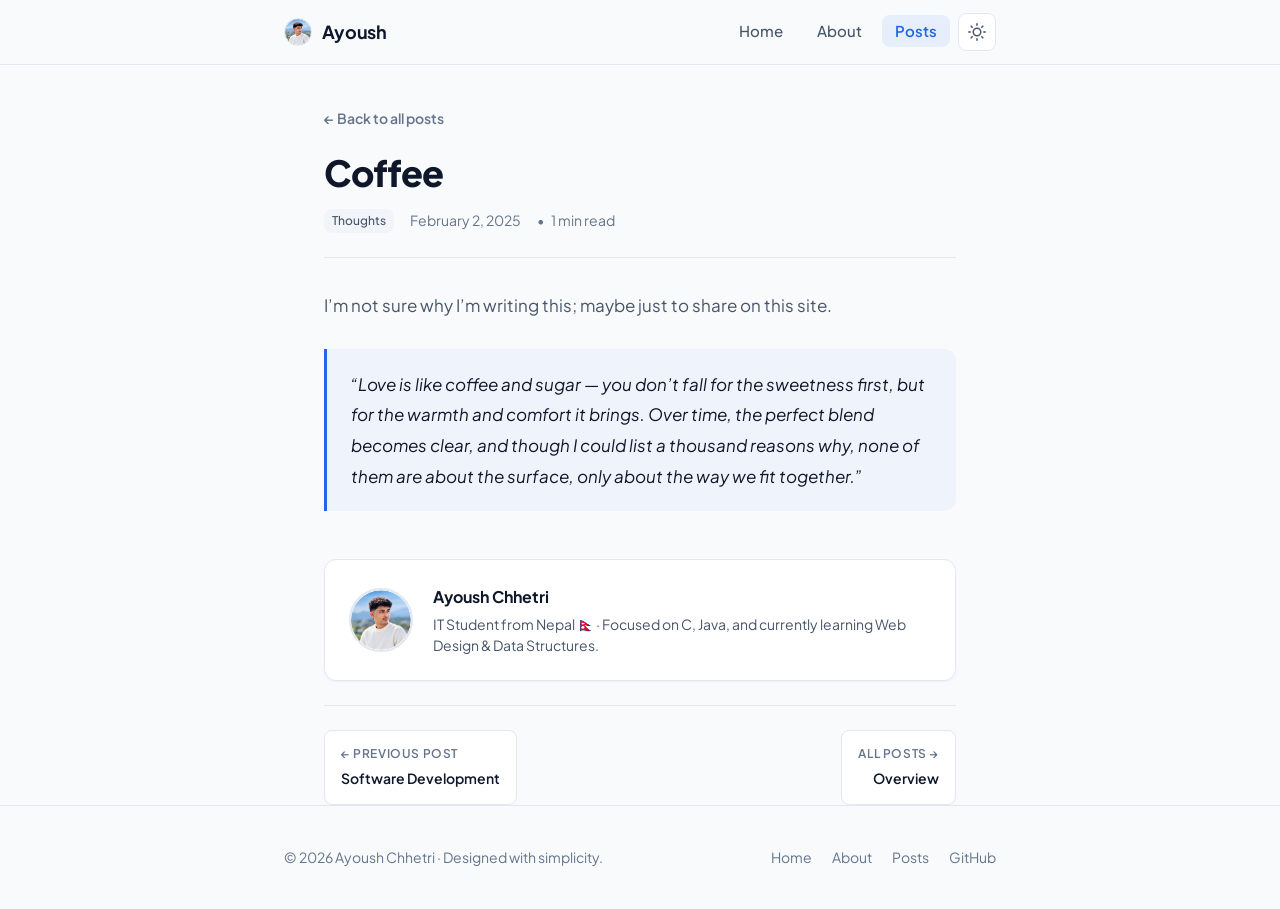
<file: post/2-post/index.html>
<!DOCTYPE html>
<html lang="en">
<head>
  <meta charset="utf-8" />
  <meta name="viewport" content="width=device-width, initial-scale=1.0" />
  <meta http-equiv="X-UA-Compatible" content="ie=edge" />

  <title>Coffee &mdash; Ayoush Chhetri</title>
  <meta name="title" content="Coffee &mdash; Ayoush Chhetri" />
  <meta name="description" content="A short reflection on warmth, comfort, and the way things fit together." />
  <meta name="author" content="Ayoush Chhetri" />
  <link rel="canonical" href="https://ayoushchhetri.com.np/post/2-post/" />

  <!-- Open Graph -->
  <meta property="og:type" content="article" />
  <meta property="og:url" content="https://ayoushchhetri.com.np/post/2-post/" />
  <meta property="og:title" content="Coffee" />
  <meta property="og:description" content="A short reflection on warmth and comfort." />
  <meta property="og:image" content="../../img/ayoush.jpg?v=2" />

  <!-- Favicons -->
  <link rel="icon" type="image/jpeg" href="../../img/ayoush.jpg?v=2" />
  <link rel="icon" type="image/svg+xml" href="../../favicon.svg?v=2" />
  <link rel="icon" type="image/png" sizes="32x32" href="../../favicon-32x32.png?v=2" />
  <link rel="icon" type="image/png" sizes="16x16" href="../../favicon-16x16.png?v=2" />
  <link rel="apple-touch-icon" sizes="180x180" href="../../apple-touch-icon.png?v=2" />
  <link rel="icon" type="image/x-icon" href="../../favicon.ico?v=2" />

  <!-- Stylesheets -->
  <link rel="stylesheet" href="../../css/style.css" />

  <!-- Theme Script -->
  <script src="../../js/theme.js"></script>
</head>
<body>

  <!-- Navigation -->
  <header class="navbar">
    <div class="container nav-inner">
      <a href="../../index.html" class="nav-brand" aria-label="Ayoush Chhetri Home">
        <img src="../../img/ayoush.jpg?v=2" alt="Ayoush Chhetri" class="nav-brand-avatar" />
        <span>Ayoush</span>
      </a>

      <div class="nav-actions">
        <nav>
          <ul class="nav-links">
            <li><a href="../../index.html" class="nav-link">Home</a></li>
            <li><a href="../../about/index.html" class="nav-link">About</a></li>
            <li><a href="../index.html" class="nav-link active">Posts</a></li>
          </ul>
        </nav>

        <!-- Theme Toggle -->
        <button class="theme-btn" aria-label="Toggle light or dark theme" title="Toggle Theme">
          <svg class="sun-icon" viewBox="0 0 24 24" fill="none" stroke="currentColor" stroke-width="2" stroke-linecap="round" stroke-linejoin="round">
            <circle cx="12" cy="12" r="5"></circle>
            <line x1="12" y1="1" x2="12" y2="3"></line>
            <line x1="12" y1="21" x2="12" y2="23"></line>
            <line x1="4.22" y1="4.22" x2="5.64" y2="5.64"></line>
            <line x1="18.36" y1="18.36" x2="19.78" y2="19.78"></line>
            <line x1="1" y1="12" x2="3" y2="12"></line>
            <line x1="21" y1="12" x2="23" y2="12"></line>
            <line x1="4.22" y1="19.78" x2="5.64" y2="18.36"></line>
            <line x1="18.36" y1="5.64" x2="19.78" y2="4.22"></line>
          </svg>
          <svg class="moon-icon" viewBox="0 0 24 24" fill="none" stroke="currentColor" stroke-width="2" stroke-linecap="round" stroke-linejoin="round">
            <path d="M21 12.79A9 9 0 1 1 11.21 3 7 7 0 0 0 21 12.79z"></path>
          </svg>
        </button>

        <!-- Mobile Menu Toggle -->
        <button class="mobile-toggle" aria-label="Toggle navigation menu">
          <svg viewBox="0 0 24 24" width="20" height="20" stroke="currentColor" stroke-width="2" fill="none" stroke-linecap="round" stroke-linejoin="round">
            <line x1="3" y1="12" x2="21" y2="12"></line>
            <line x1="3" y1="6" x2="21" y2="6"></line>
            <line x1="3" y1="18" x2="21" y2="18"></line>
          </svg>
        </button>
      </div>
    </div>
  </header>

  <!-- Main Content -->
  <main class="container content-narrow">
    <article class="article-header">
      <a href="../index.html" class="back-link">&larr; Back to all posts</a>
      <h1 class="article-title">Coffee</h1>
      
      <div class="article-meta">
        <span class="post-card-tag">Thoughts</span>
        <div class="article-meta-item">
          <time datetime="2025-02-02">February 2, 2025</time>
        </div>
        <div class="article-meta-item">
          <span>&bull;</span>
          <span>1 min read</span>
        </div>
      </div>
    </article>

    <div class="article-body">
      <p>I’m not sure why I’m writing this; maybe just to share on this site.</p>

      <blockquote>
        <p>
          &ldquo;Love is like coffee and sugar &mdash; you don’t fall for the sweetness first, but for the warmth and comfort it brings. Over time, the perfect blend becomes clear, and though I could list a thousand reasons why, none of them are about the surface, only about the way we fit together.&rdquo;
        </p>
      </blockquote>
    </div>

    <!-- Author Box -->
    <div class="author-box">
      <img src="../../img/ayoush.jpg?v=2" alt="Ayoush Chhetri" class="author-box-avatar" />
      <div class="author-box-info">
        <div class="author-box-name">Ayoush Chhetri</div>
        <p class="author-box-bio">
          IT Student from Nepal 🇳🇵 &middot; Focused on C, Java, and currently learning Web Design & Data Structures.
        </p>
      </div>
    </div>

    <!-- Pagination Navigation -->
    <div class="post-pagination">
      <a href="../1-post/index.html" class="post-nav-card" style="text-align: left;">
        <span class="post-nav-label">&larr; Previous Post</span>
        <span class="post-nav-title">Software Development</span>
      </a>

      <a href="../index.html" class="post-nav-card" style="text-align: right; margin-left: auto;">
        <span class="post-nav-label">All Posts &rarr;</span>
        <span class="post-nav-title">Overview</span>
      </a>
    </div>

  </main>

  <!-- Footer -->
  <footer class="footer">
    <div class="container footer-inner">
      <p>&copy; 2026 Ayoush Chhetri &middot; Designed with simplicity.</p>
      <nav class="footer-nav">
        <a href="../../index.html">Home</a>
        <a href="../../about/index.html">About</a>
        <a href="../index.html">Posts</a>
        <a href="https://github.com/bwit25daoh-bit" target="_blank" rel="noopener noreferrer">GitHub</a>
      </nav>
    </div>
  </footer>

</body>
</html>
</file>
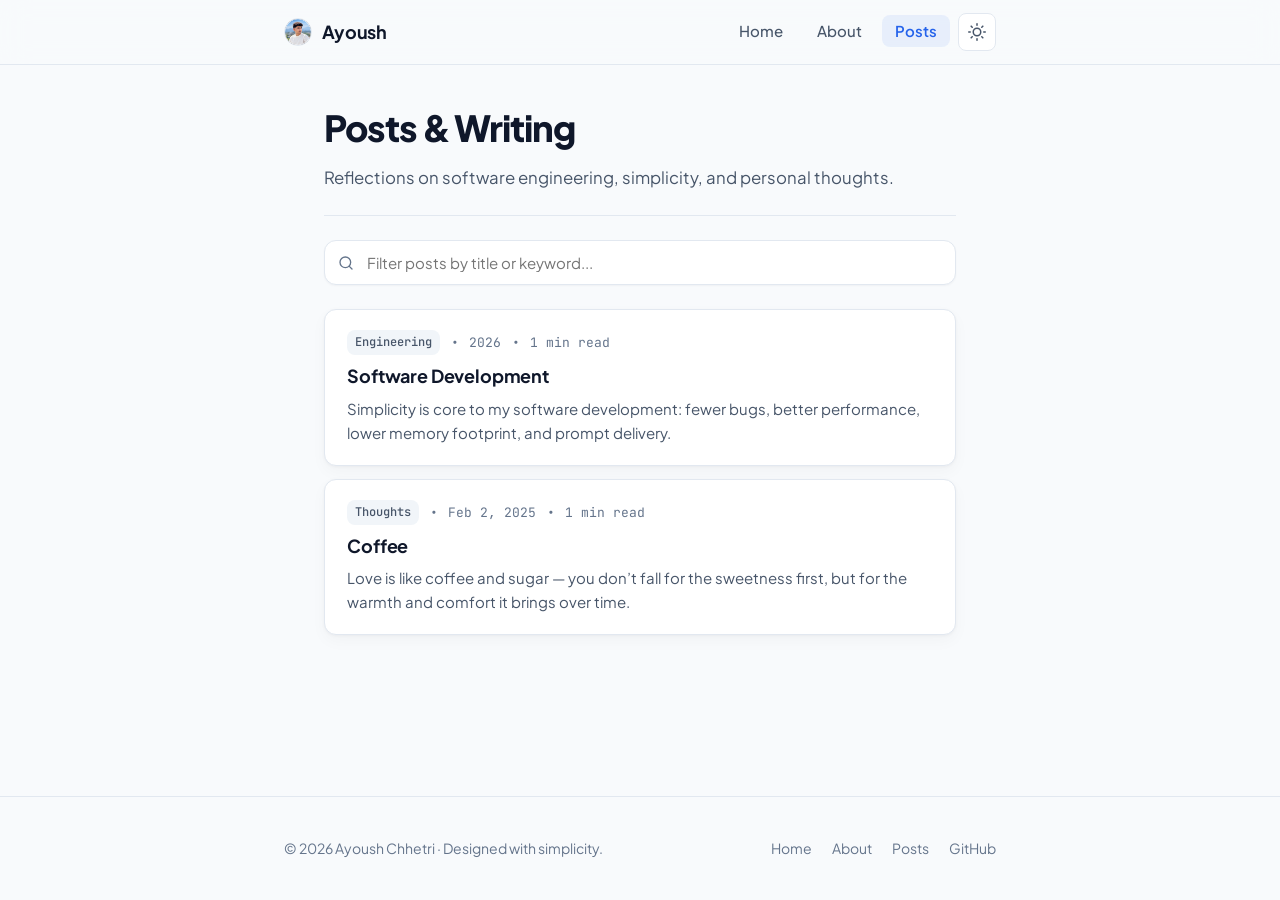
<file: post/page/1/index.html>
<!DOCTYPE html>
<html lang="en">
  <head>
    <title>Posts &mdash; Ayoush Chhetri</title>
    <link rel="canonical" href="https://ayoushchhetri.com.np/post/">
    <meta name="robots" content="noindex">
    <meta charset="utf-8">
    <link rel="icon" type="image/jpeg" href="../../../img/ayoush.jpg?v=2" />
    <link rel="icon" type="image/svg+xml" href="../../../favicon.svg?v=2" />
    <link rel="icon" type="image/png" sizes="32x32" href="../../../favicon-32x32.png?v=2" />
    <link rel="icon" type="image/png" sizes="16x16" href="../../../favicon-16x16.png?v=2" />
    <link rel="apple-touch-icon" sizes="180x180" href="../../../apple-touch-icon.png?v=2" />
    <link rel="icon" type="image/x-icon" href="../../../favicon.ico?v=2" />
    <meta http-equiv="refresh" content="0; url=../../index.html">
  </head>
  <body>
    <p>Redirecting to <a href="../../post/index.html">posts</a>...</p>
  </body>
</html>
</file>
<file: css/style.css>
/* ==========================================================================
   Ayoush Chhetri — Personal Website Design System
   Clean, Modern, Minimalist UI with Light & Dark Theme
   ========================================================================== */

@import url('https://fonts.googleapis.com/css2?family=Plus+Jakarta+Sans:ital,wght@0,300;0,400;0,500;0,600;0,700;0,800;1,400&family=JetBrains+Mono:wght@400;500&display=swap');

/* --- CSS Variables & Theme Tokens --- */
:root {
  --font-sans: 'Plus Jakarta Sans', -apple-system, BlinkMacSystemFont, 'Segoe UI', Roboto, sans-serif;
  --font-mono: 'JetBrains Mono', ui-monospace, SFMono-Regular, Menlo, Monaco, Consolas, monospace;

  /* Light Mode Palette */
  --bg-page: #f8fafc;
  --bg-card: #ffffff;
  --bg-card-hover: #f1f5f9;
  --bg-nav: rgba(248, 250, 252, 0.82);
  --bg-tag: #f1f5f9;
  --bg-tag-hover: #e2e8f0;
  --bg-code: #f1f5f9;
  --bg-quote: rgba(37, 99, 235, 0.04);

  --border-subtle: #e2e8f0;
  --border-card: #e2e8f0;
  --border-focus: #3b82f6;

  --text-primary: #0f172a;
  --text-secondary: #475569;
  --text-muted: #64748b;
  --text-inverse: #ffffff;

  --accent: #2563eb;
  --accent-hover: #1d4ed8;
  --accent-subtle: rgba(37, 99, 235, 0.08);
  --accent-glow: rgba(37, 99, 235, 0.2);

  --status-dot: #10b981;
  --status-bg: rgba(16, 185, 129, 0.1);
  --status-border: rgba(16, 185, 129, 0.25);

  --shadow-sm: 0 1px 2px rgba(15, 23, 42, 0.04);
  --shadow-card: 0 1px 3px rgba(15, 23, 42, 0.04), 0 6px 16px rgba(15, 23, 42, 0.03);
  --shadow-hover: 0 4px 6px -1px rgba(15, 23, 42, 0.06), 0 12px 24px -2px rgba(15, 23, 42, 0.08);

  --radius-sm: 8px;
  --radius-md: 12px;
  --radius-lg: 16px;
  --radius-full: 9999px;

  --container-max: 760px;
  --content-max: 680px;

  --transition-fast: 0.15s ease;
  --transition-normal: 0.25s cubic-bezier(0.16, 1, 0.3, 1);
}

/* Dark Mode Tokens */
html.dark {
  --bg-page: #0b0f17;
  --bg-card: #121824;
  --bg-card-hover: #172030;
  --bg-nav: rgba(11, 15, 23, 0.85);
  --bg-tag: #172030;
  --bg-tag-hover: #1e293b;
  --bg-code: #172030;
  --bg-quote: rgba(56, 189, 248, 0.05);

  --border-subtle: #1e293b;
  --border-card: #1e293b;
  --border-focus: #60a5fa;

  --text-primary: #f8fafc;
  --text-secondary: #cbd5e1;
  --text-muted: #64748b;
  --text-inverse: #0f172a;

  --accent: #60a5fa;
  --accent-hover: #93c5fd;
  --accent-subtle: rgba(96, 165, 250, 0.12);
  --accent-glow: rgba(96, 165, 250, 0.25);

  --status-dot: #34d399;
  --status-bg: rgba(52, 211, 153, 0.12);
  --status-border: rgba(52, 211, 153, 0.3);

  --shadow-sm: 0 1px 2px rgba(0, 0, 0, 0.3);
  --shadow-card: 0 1px 3px rgba(0, 0, 0, 0.3), 0 6px 16px rgba(0, 0, 0, 0.25);
  --shadow-hover: 0 4px 6px rgba(0, 0, 0, 0.4), 0 14px 28px rgba(0, 0, 0, 0.35);
}

/* --- Base & Reset --- */
*, *::before, *::after {
  box-sizing: border-box;
  margin: 0;
  padding: 0;
}

html {
  font-size: 16px;
  scroll-behavior: smooth;
  -webkit-font-smoothing: antialiased;
  -moz-osx-font-smoothing: grayscale;
}

body {
  font-family: var(--font-sans);
  background-color: var(--bg-page);
  color: var(--text-primary);
  line-height: 1.65;
  min-height: 100vh;
  display: flex;
  flex-direction: column;
  transition: background-color var(--transition-normal), color var(--transition-normal);
}

a {
  color: inherit;
  text-decoration: none;
  transition: color var(--transition-fast);
}

img {
  max-width: 100%;
  display: block;
}

button {
  font-family: inherit;
  background: none;
  border: none;
  cursor: pointer;
  color: inherit;
}

/* --- Layout Container --- */
.container {
  width: 100%;
  max-width: var(--container-max);
  margin: 0 auto;
  padding: 0 1.5rem;
}

.content-narrow {
  max-width: var(--content-max);
  margin: 0 auto;
}

/* --- Navigation Bar --- */
.navbar {
  position: sticky;
  top: 0;
  z-index: 50;
  background-color: var(--bg-nav);
  backdrop-filter: blur(14px);
  -webkit-backdrop-filter: blur(14px);
  border-bottom: 1px solid var(--border-subtle);
  transition: background-color var(--transition-normal), border-color var(--transition-normal);
}

.nav-inner {
  display: flex;
  align-items: center;
  justify-content: space-between;
  height: 64px;
}

.nav-brand {
  display: flex;
  align-items: center;
  gap: 0.6rem;
  font-weight: 700;
  font-size: 1.125rem;
  color: var(--text-primary);
  letter-spacing: -0.02em;
}

.nav-brand-avatar {
  width: 28px;
  height: 28px;
  border-radius: var(--radius-full);
  object-fit: cover;
  border: 1.5px solid var(--border-subtle);
}

.nav-links {
  display: flex;
  align-items: center;
  gap: 0.5rem;
  list-style: none;
}

.nav-link {
  font-size: 0.9375rem;
  font-weight: 500;
  color: var(--text-secondary);
  padding: 0.4rem 0.8rem;
  border-radius: var(--radius-sm);
  transition: all var(--transition-fast);
}

.nav-link:hover,
.nav-link.active {
  color: var(--text-primary);
  background-color: var(--accent-subtle);
}

.nav-link.active {
  color: var(--accent);
  font-weight: 600;
}

.nav-actions {
  display: flex;
  align-items: center;
  gap: 0.5rem;
}

/* --- Theme Switcher Button --- */
.theme-btn {
  display: inline-flex;
  align-items: center;
  justify-content: center;
  width: 38px;
  height: 38px;
  border-radius: var(--radius-sm);
  border: 1px solid var(--border-subtle);
  background-color: var(--bg-card);
  color: var(--text-secondary);
  transition: all var(--transition-fast);
}

.theme-btn:hover {
  color: var(--accent);
  border-color: var(--accent);
  background-color: var(--accent-subtle);
  transform: rotate(15deg);
}

.theme-btn svg {
  width: 18px;
  height: 18px;
  transition: transform var(--transition-normal);
}

.theme-btn .moon-icon {
  display: none;
}

html.dark .theme-btn .sun-icon {
  display: none;
}

html.dark .theme-btn .moon-icon {
  display: block;
}

/* Mobile Menu Toggle */
.mobile-toggle {
  display: none;
  width: 38px;
  height: 38px;
  border-radius: var(--radius-sm);
  border: 1px solid var(--border-subtle);
  align-items: center;
  justify-content: center;
  color: var(--text-secondary);
}

@media (max-width: 640px) {
  .mobile-toggle {
    display: inline-flex;
  }
  .nav-links {
    display: none;
    position: absolute;
    top: 64px;
    left: 0;
    right: 0;
    background-color: var(--bg-card);
    flex-direction: column;
    padding: 1rem 1.5rem;
    gap: 0.5rem;
    border-bottom: 1px solid var(--border-subtle);
    box-shadow: var(--shadow-card);
  }
  .nav-links.open {
    display: flex;
  }
  .nav-link {
    width: 100%;
    padding: 0.6rem 0.8rem;
  }
}

/* --- Hero Section --- */
.hero-section {
  padding: 3.5rem 0 2.5rem;
}

.hero-card {
  display: flex;
  align-items: flex-start;
  gap: 2rem;
}

.hero-avatar-wrapper {
  position: relative;
  flex-shrink: 0;
}

.hero-avatar {
  width: 110px;
  height: 110px;
  border-radius: var(--radius-full);
  object-fit: cover;
  border: 3px solid var(--bg-card);
  box-shadow: 0 0 0 2px var(--border-subtle), var(--shadow-card);
  transition: transform var(--transition-normal), box-shadow var(--transition-normal);
}

.hero-avatar:hover {
  transform: scale(1.03);
  box-shadow: 0 0 0 2px var(--accent), var(--shadow-hover);
}

.hero-details {
  flex: 1;
}

.status-badge {
  display: inline-flex;
  align-items: center;
  gap: 0.5rem;
  padding: 0.25rem 0.75rem;
  background-color: var(--status-bg);
  border: 1px solid var(--status-border);
  border-radius: var(--radius-full);
  font-size: 0.8125rem;
  font-weight: 500;
  color: var(--text-secondary);
  margin-bottom: 0.85rem;
}

.learning-badge {
  display: inline-flex;
  align-items: center;
  gap: 0.4rem;
  padding: 0.25rem 0.7rem;
  background-color: rgba(245, 158, 11, 0.1);
  border: 1px solid rgba(245, 158, 11, 0.25);
  border-radius: var(--radius-full);
  color: #d97706;
  font-size: 0.8125rem;
  font-weight: 600;
  margin-bottom: 0.85rem;
}

html.dark .learning-badge {
  background-color: rgba(245, 158, 11, 0.15);
  border-color: rgba(245, 158, 11, 0.35);
  color: #fbbf24;
}

.profile-location {
  display: inline-flex;
  align-items: center;
  gap: 0.4rem;
  font-size: 0.9rem;
  color: var(--text-muted);
  margin-bottom: 0.85rem;
}

.profile-banner-container {
  width: 100%;
  border-radius: var(--radius-lg);
  overflow: hidden;
  margin-bottom: 2rem;
  border: 1px solid var(--border-card);
  box-shadow: var(--shadow-card);
  background-color: var(--bg-card);
  transition: all var(--transition-normal);
}

.profile-banner-container:hover {
  border-color: var(--border-focus);
  box-shadow: var(--shadow-hover);
}

.profile-banner-img {
  width: 100%;
  height: auto;
  display: block;
}

.status-dot {
  width: 8px;
  height: 8px;
  background-color: var(--status-dot);
  border-radius: var(--radius-full);
  position: relative;
}

.status-dot::after {
  content: '';
  position: absolute;
  inset: -3px;
  border-radius: var(--radius-full);
  background-color: var(--status-dot);
  opacity: 0.4;
  animation: pulse 2s infinite ease-out;
}

@keyframes pulse {
  0% { transform: scale(0.9); opacity: 0.6; }
  100% { transform: scale(2.2); opacity: 0; }
}

.hero-name {
  font-size: 2.25rem;
  font-weight: 800;
  letter-spacing: -0.03em;
  color: var(--text-primary);
  line-height: 1.2;
  margin-bottom: 0.35rem;
}

.hero-role {
  font-size: 1.0625rem;
  font-weight: 500;
  color: var(--accent);
  margin-bottom: 1rem;
}

.hero-bio {
  font-size: 1rem;
  color: var(--text-secondary);
  line-height: 1.7;
  margin-bottom: 1.5rem;
}

.hero-bio strong {
  color: var(--text-primary);
  font-weight: 600;
}

/* --- Social Buttons --- */
.social-links {
  display: flex;
  flex-wrap: wrap;
  align-items: center;
  gap: 0.65rem;
}

.social-btn {
  display: inline-flex;
  align-items: center;
  gap: 0.5rem;
  padding: 0.45rem 0.9rem;
  background-color: var(--bg-card);
  border: 1px solid var(--border-subtle);
  border-radius: var(--radius-full);
  font-size: 0.875rem;
  font-weight: 500;
  color: var(--text-secondary);
  transition: all var(--transition-fast);
}

.social-btn:hover {
  color: var(--accent);
  border-color: var(--accent);
  background-color: var(--accent-subtle);
  transform: translateY(-2px);
  box-shadow: var(--shadow-sm);
}

.social-btn svg {
  width: 16px;
  height: 16px;
  fill: currentColor;
}

@media (max-width: 640px) {
  .hero-card {
    flex-direction: column;
    align-items: center;
    text-align: center;
    gap: 1.25rem;
  }
  .hero-name {
    font-size: 1.85rem;
  }
  .social-links {
    justify-content: center;
  }
}

/* --- Section Dividers & Headers --- */
.section-wrapper {
  padding: 2.25rem 0;
}

.section-header {
  display: flex;
  align-items: center;
  justify-content: space-between;
  margin-bottom: 1.25rem;
}

.section-title {
  font-size: 1.25rem;
  font-weight: 700;
  color: var(--text-primary);
  letter-spacing: -0.02em;
  display: flex;
  align-items: center;
  gap: 0.5rem;
}

.section-link {
  font-size: 0.875rem;
  font-weight: 600;
  color: var(--accent);
  display: inline-flex;
  align-items: center;
  gap: 0.25rem;
  transition: gap var(--transition-fast);
}

.section-link:hover {
  gap: 0.45rem;
  color: var(--accent-hover);
}

/* --- Cards & Grid --- */
.card-grid {
  display: flex;
  flex-direction: column;
  gap: 0.85rem;
}

.post-card {
  display: block;
  background-color: var(--bg-card);
  border: 1px solid var(--border-card);
  border-radius: var(--radius-md);
  padding: 1.25rem 1.4rem;
  box-shadow: var(--shadow-card);
  transition: all var(--transition-normal);
  position: relative;
  overflow: hidden;
}

.post-card::before {
  content: '';
  position: absolute;
  left: 0;
  top: 0;
  bottom: 0;
  width: 3px;
  background-color: var(--accent);
  opacity: 0;
  transition: opacity var(--transition-fast);
}

.post-card:hover {
  transform: translateY(-2px);
  border-color: var(--border-focus);
  box-shadow: var(--shadow-hover);
  background-color: var(--bg-card-hover);
}

.post-card:hover::before {
  opacity: 1;
}

.post-card-meta {
  display: flex;
  align-items: center;
  gap: 0.65rem;
  font-size: 0.8125rem;
  color: var(--text-muted);
  font-family: var(--font-mono);
  margin-bottom: 0.4rem;
}

.post-card-tag {
  display: inline-block;
  padding: 0.15rem 0.5rem;
  border-radius: var(--radius-sm);
  background-color: var(--bg-tag);
  color: var(--text-secondary);
  font-size: 0.75rem;
  font-weight: 500;
}

.post-card-title {
  font-size: 1.125rem;
  font-weight: 700;
  color: var(--text-primary);
  margin-bottom: 0.35rem;
  letter-spacing: -0.01em;
  transition: color var(--transition-fast);
}

.post-card:hover .post-card-title {
  color: var(--accent);
}

.post-card-excerpt {
  font-size: 0.9375rem;
  color: var(--text-secondary);
  line-height: 1.6;
}

/* --- Skills Pills Grid --- */
.skills-wrap {
  display: flex;
  flex-wrap: wrap;
  gap: 0.5rem;
  margin-top: 0.5rem;
}

.skill-pill {
  display: inline-flex;
  align-items: center;
  gap: 0.4rem;
  padding: 0.35rem 0.8rem;
  background-color: var(--bg-card);
  border: 1px solid var(--border-subtle);
  border-radius: var(--radius-sm);
  font-size: 0.875rem;
  font-weight: 500;
  color: var(--text-secondary);
  transition: all var(--transition-fast);
}

.skill-pill:hover {
  background-color: var(--accent-subtle);
  border-color: var(--accent);
  color: var(--accent);
  transform: translateY(-1px);
}

/* --- Philosophy / Feature Grid --- */
.feature-grid {
  display: grid;
  grid-template-columns: repeat(auto-fit, minmax(260px, 1fr));
  gap: 1rem;
  margin-top: 1rem;
}

.feature-box {
  background-color: var(--bg-card);
  border: 1px solid var(--border-card);
  border-radius: var(--radius-md);
  padding: 1.25rem;
  box-shadow: var(--shadow-sm);
  transition: all var(--transition-normal);
}

.feature-box:hover {
  border-color: var(--border-focus);
  box-shadow: var(--shadow-card);
  transform: translateY(-2px);
}

.feature-icon {
  width: 36px;
  height: 36px;
  border-radius: var(--radius-sm);
  background-color: var(--accent-subtle);
  color: var(--accent);
  display: flex;
  align-items: center;
  justify-content: center;
  margin-bottom: 0.85rem;
}

.feature-icon svg {
  width: 18px;
  height: 18px;
}

.feature-title {
  font-size: 1rem;
  font-weight: 700;
  color: var(--text-primary);
  margin-bottom: 0.35rem;
}

.feature-desc {
  font-size: 0.875rem;
  color: var(--text-secondary);
  line-height: 1.6;
}

/* --- Article / Post View --- */
.article-header {
  padding: 2.5rem 0 1.5rem;
  border-bottom: 1px solid var(--border-subtle);
  margin-bottom: 2rem;
}

.back-link {
  display: inline-flex;
  align-items: center;
  gap: 0.4rem;
  font-size: 0.875rem;
  font-weight: 600;
  color: var(--text-muted);
  margin-bottom: 1.25rem;
  transition: all var(--transition-fast);
}

.back-link:hover {
  color: var(--accent);
  transform: translateX(-3px);
}

.article-title {
  font-size: 2.25rem;
  font-weight: 800;
  letter-spacing: -0.03em;
  color: var(--text-primary);
  line-height: 1.25;
  margin-bottom: 0.85rem;
}

.article-meta {
  display: flex;
  flex-wrap: wrap;
  align-items: center;
  gap: 1rem;
  font-size: 0.875rem;
  color: var(--text-muted);
}

.article-meta-item {
  display: flex;
  align-items: center;
  gap: 0.35rem;
}

.article-body {
  font-size: 1.0625rem;
  color: var(--text-secondary);
  line-height: 1.8;
  margin-bottom: 3rem;
}

.article-body p {
  margin-bottom: 1.4rem;
}

.article-body h2,
.article-body h3,
.article-body h4 {
  color: var(--text-primary);
  font-weight: 700;
  letter-spacing: -0.02em;
  margin-top: 2rem;
  margin-bottom: 0.85rem;
}

.article-body h2 { font-size: 1.5rem; }
.article-body h3 { font-size: 1.25rem; }
.article-body h4 { font-size: 1.125rem; }

.article-body ul,
.article-body ol {
  margin-bottom: 1.5rem;
  padding-left: 1.5rem;
}

.article-body li {
  margin-bottom: 0.5rem;
}

.article-body strong {
  color: var(--text-primary);
  font-weight: 600;
}

.article-body blockquote {
  position: relative;
  background-color: var(--bg-quote);
  border-left: 3px solid var(--accent);
  padding: 1.25rem 1.5rem;
  border-radius: 0 var(--radius-md) var(--radius-md) 0;
  margin: 1.75rem 0;
  font-style: italic;
  color: var(--text-primary);
}

.article-body blockquote p:last-child {
  margin-bottom: 0;
}

.article-body a {
  color: var(--accent);
  text-decoration: underline;
  text-underline-offset: 3px;
}

.article-body a:hover {
  color: var(--accent-hover);
}

/* Author Box at Bottom of Article */
.author-box {
  display: flex;
  align-items: center;
  gap: 1.25rem;
  padding: 1.5rem;
  background-color: var(--bg-card);
  border: 1px solid var(--border-card);
  border-radius: var(--radius-md);
  margin: 2.5rem 0 1.5rem;
  box-shadow: var(--shadow-sm);
}

.author-box-avatar {
  width: 64px;
  height: 64px;
  border-radius: var(--radius-full);
  object-fit: cover;
  border: 2px solid var(--border-subtle);
  flex-shrink: 0;
}

.author-box-info {
  flex: 1;
}

.author-box-name {
  font-size: 1rem;
  font-weight: 700;
  color: var(--text-primary);
  margin-bottom: 0.2rem;
}

.author-box-bio {
  font-size: 0.875rem;
  color: var(--text-secondary);
  line-height: 1.5;
}

/* Post Pagination Controls */
.post-pagination {
  display: flex;
  justify-content: space-between;
  gap: 1rem;
  padding-top: 1.5rem;
  border-top: 1px solid var(--border-subtle);
  margin-top: 1rem;
}

.post-nav-card {
  display: flex;
  flex-direction: column;
  padding: 0.85rem 1rem;
  border-radius: var(--radius-sm);
  background-color: var(--bg-card);
  border: 1px solid var(--border-subtle);
  transition: all var(--transition-fast);
  max-width: 48%;
}

.post-nav-card:hover {
  border-color: var(--accent);
  background-color: var(--accent-subtle);
  transform: translateY(-2px);
}

.post-nav-label {
  font-size: 0.75rem;
  font-weight: 600;
  text-transform: uppercase;
  color: var(--text-muted);
  letter-spacing: 0.05em;
  margin-bottom: 0.2rem;
}

.post-nav-title {
  font-size: 0.875rem;
  font-weight: 600;
  color: var(--text-primary);
}

/* --- Search Filter on Posts Page --- */
.search-box-wrap {
  position: relative;
  margin-bottom: 1.5rem;
}

.search-input {
  width: 100%;
  padding: 0.75rem 1rem 0.75rem 2.6rem;
  font-family: inherit;
  font-size: 0.9375rem;
  background-color: var(--bg-card);
  border: 1px solid var(--border-subtle);
  border-radius: var(--radius-md);
  color: var(--text-primary);
  outline: none;
  transition: all var(--transition-fast);
  box-shadow: var(--shadow-sm);
}

.search-input:focus {
  border-color: var(--accent);
  box-shadow: 0 0 0 3px var(--accent-subtle);
}

.search-icon {
  position: absolute;
  left: 0.85rem;
  top: 50%;
  transform: translateY(-50%);
  color: var(--text-muted);
  width: 16px;
  height: 16px;
  pointer-events: none;
}

/* --- Footer --- */
.footer {
  margin-top: auto;
  border-top: 1px solid var(--border-subtle);
  background-color: var(--bg-page);
  padding: 2.5rem 0;
  font-size: 0.875rem;
  color: var(--text-muted);
  transition: background-color var(--transition-normal);
}

.footer-inner {
  display: flex;
  align-items: center;
  justify-content: space-between;
  flex-wrap: wrap;
  gap: 1rem;
}

.footer-nav {
  display: flex;
  align-items: center;
  gap: 1.25rem;
}

.footer-nav a:hover {
  color: var(--accent);
}

@media (max-width: 640px) {
  .footer-inner {
    flex-direction: column;
    text-align: center;
  }
}
</file>
